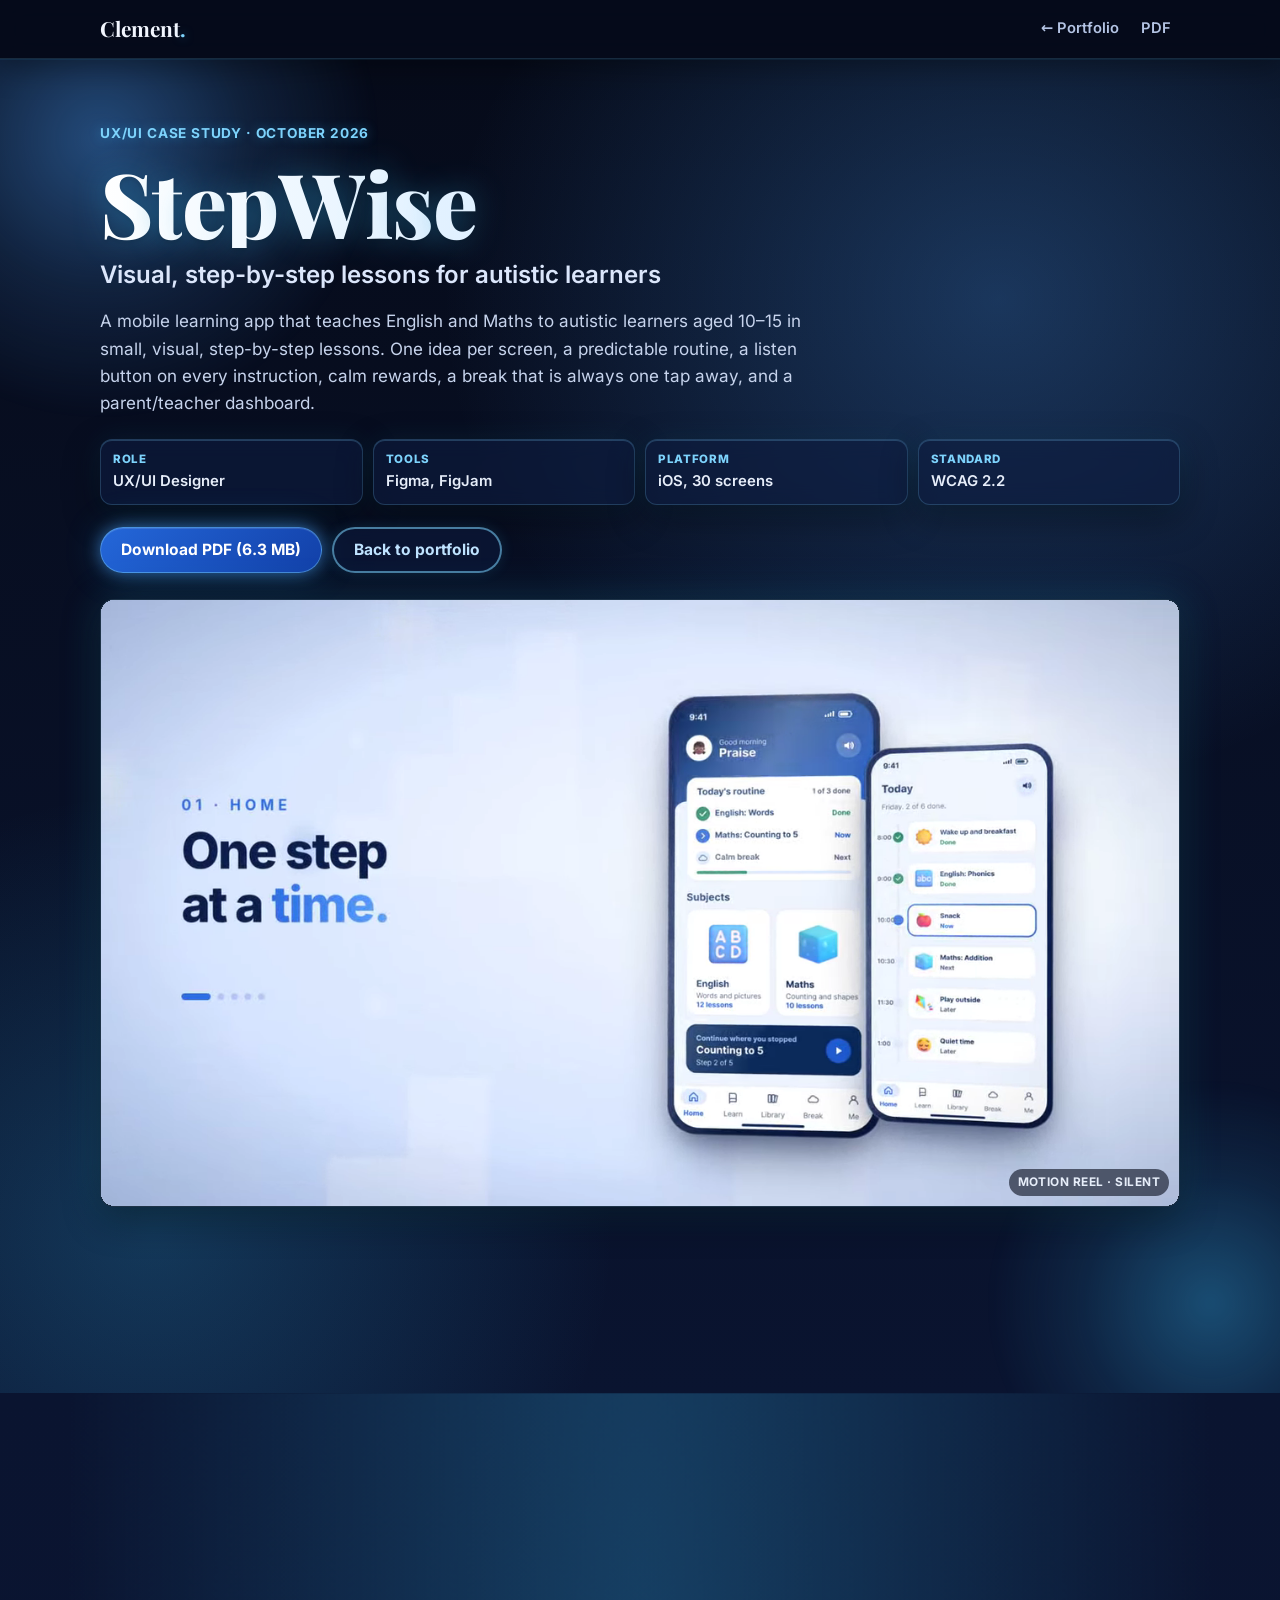
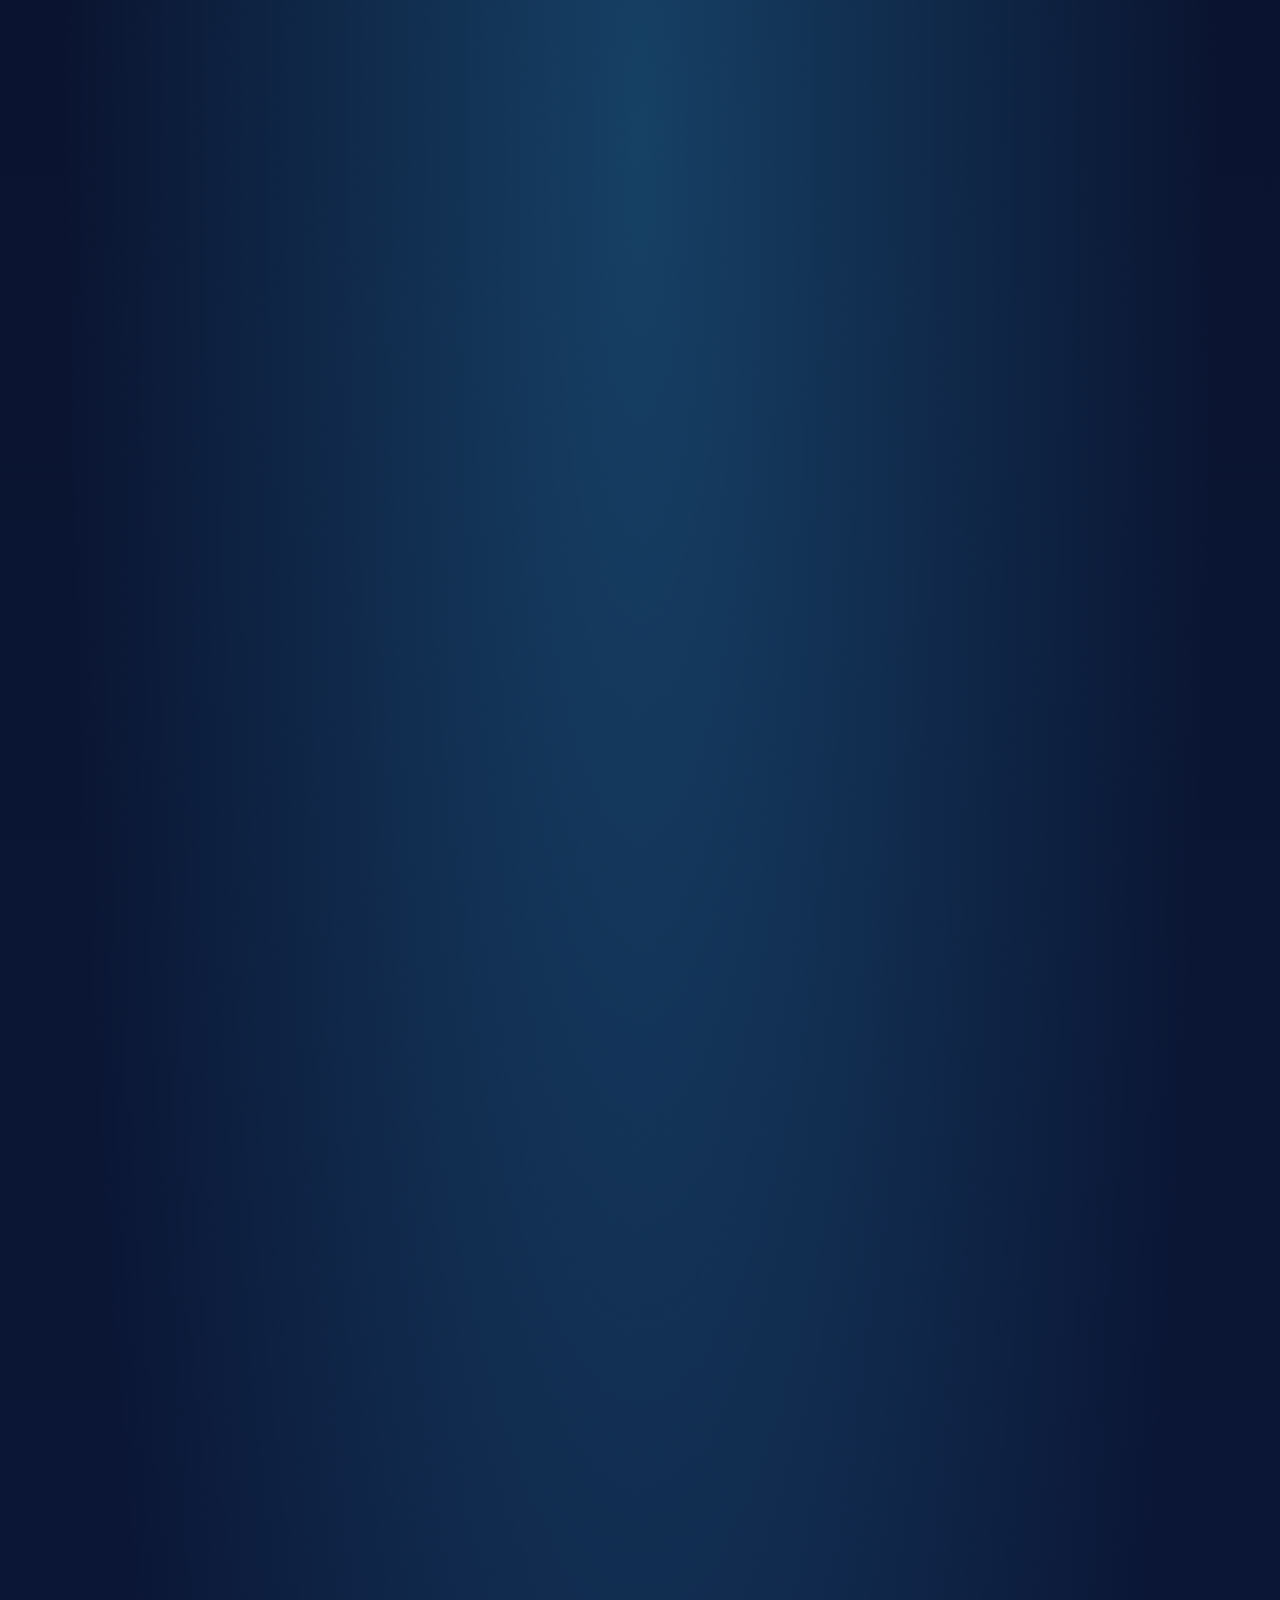
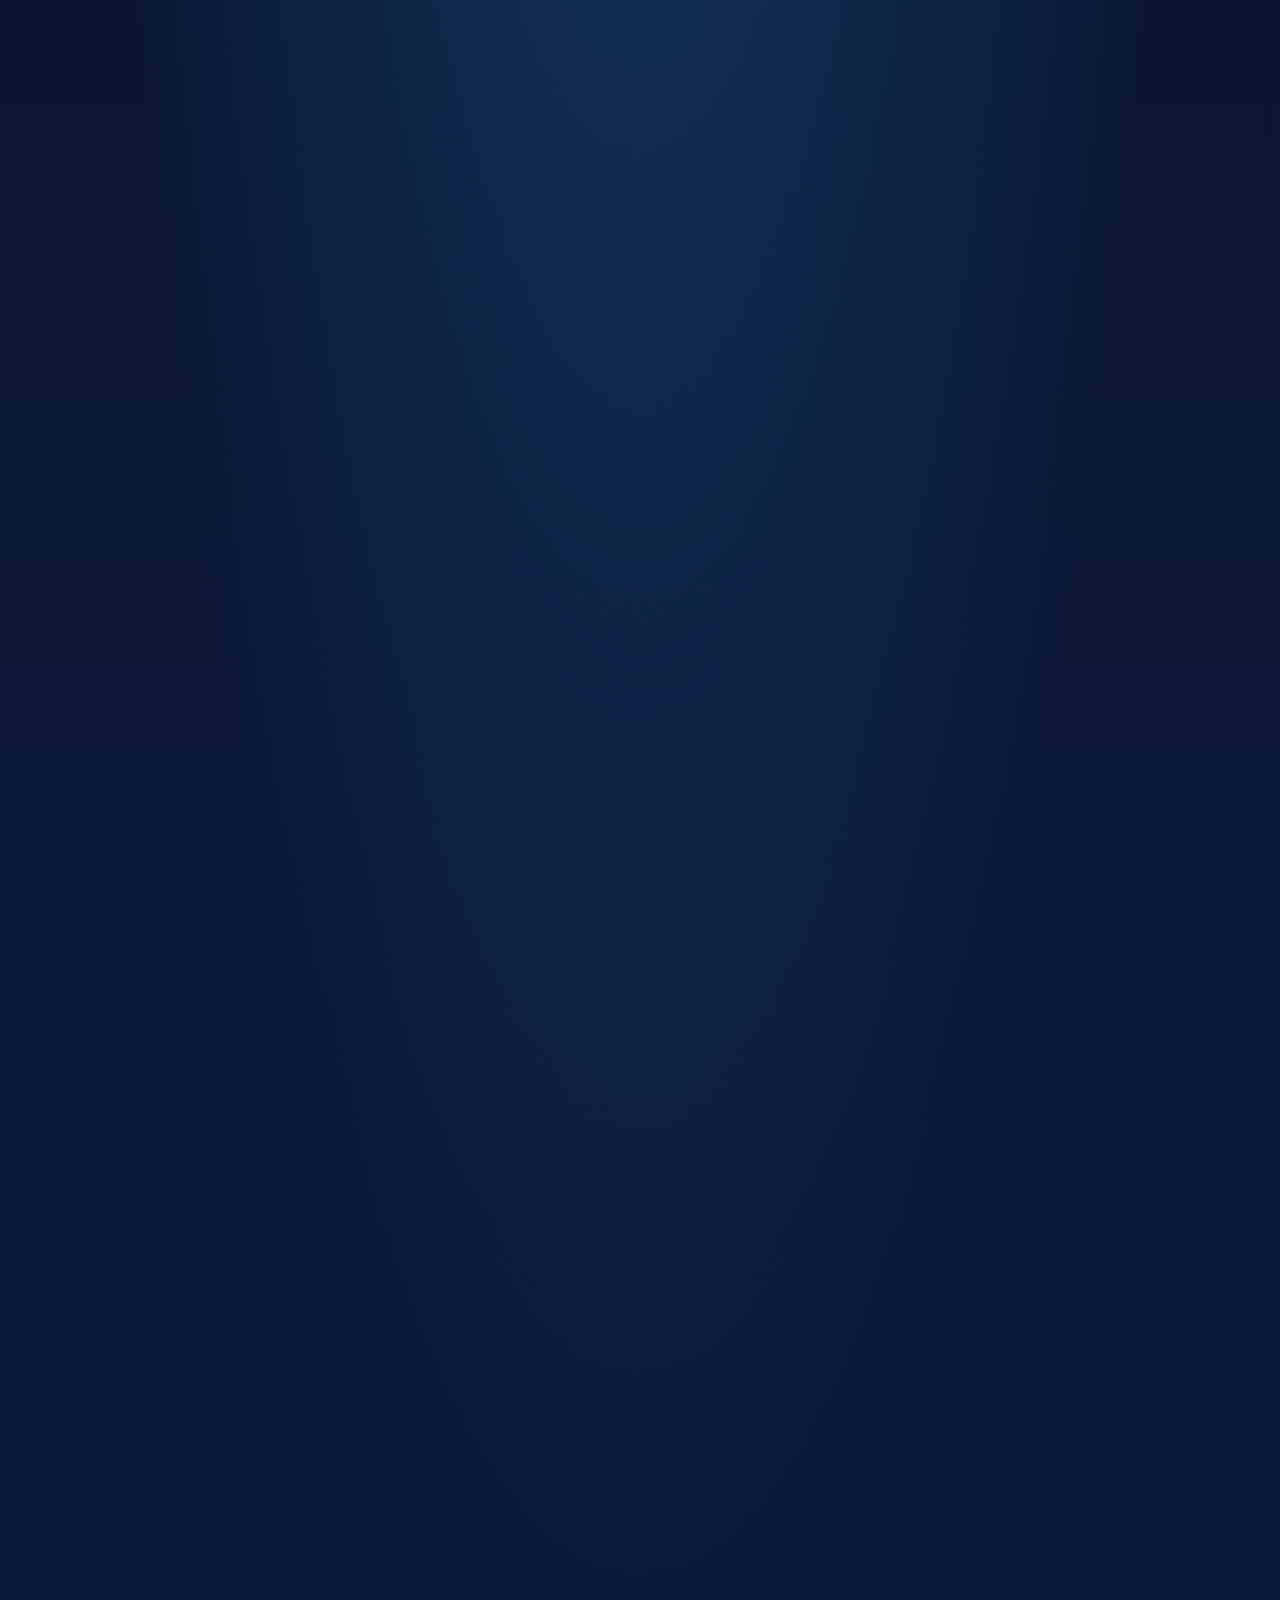
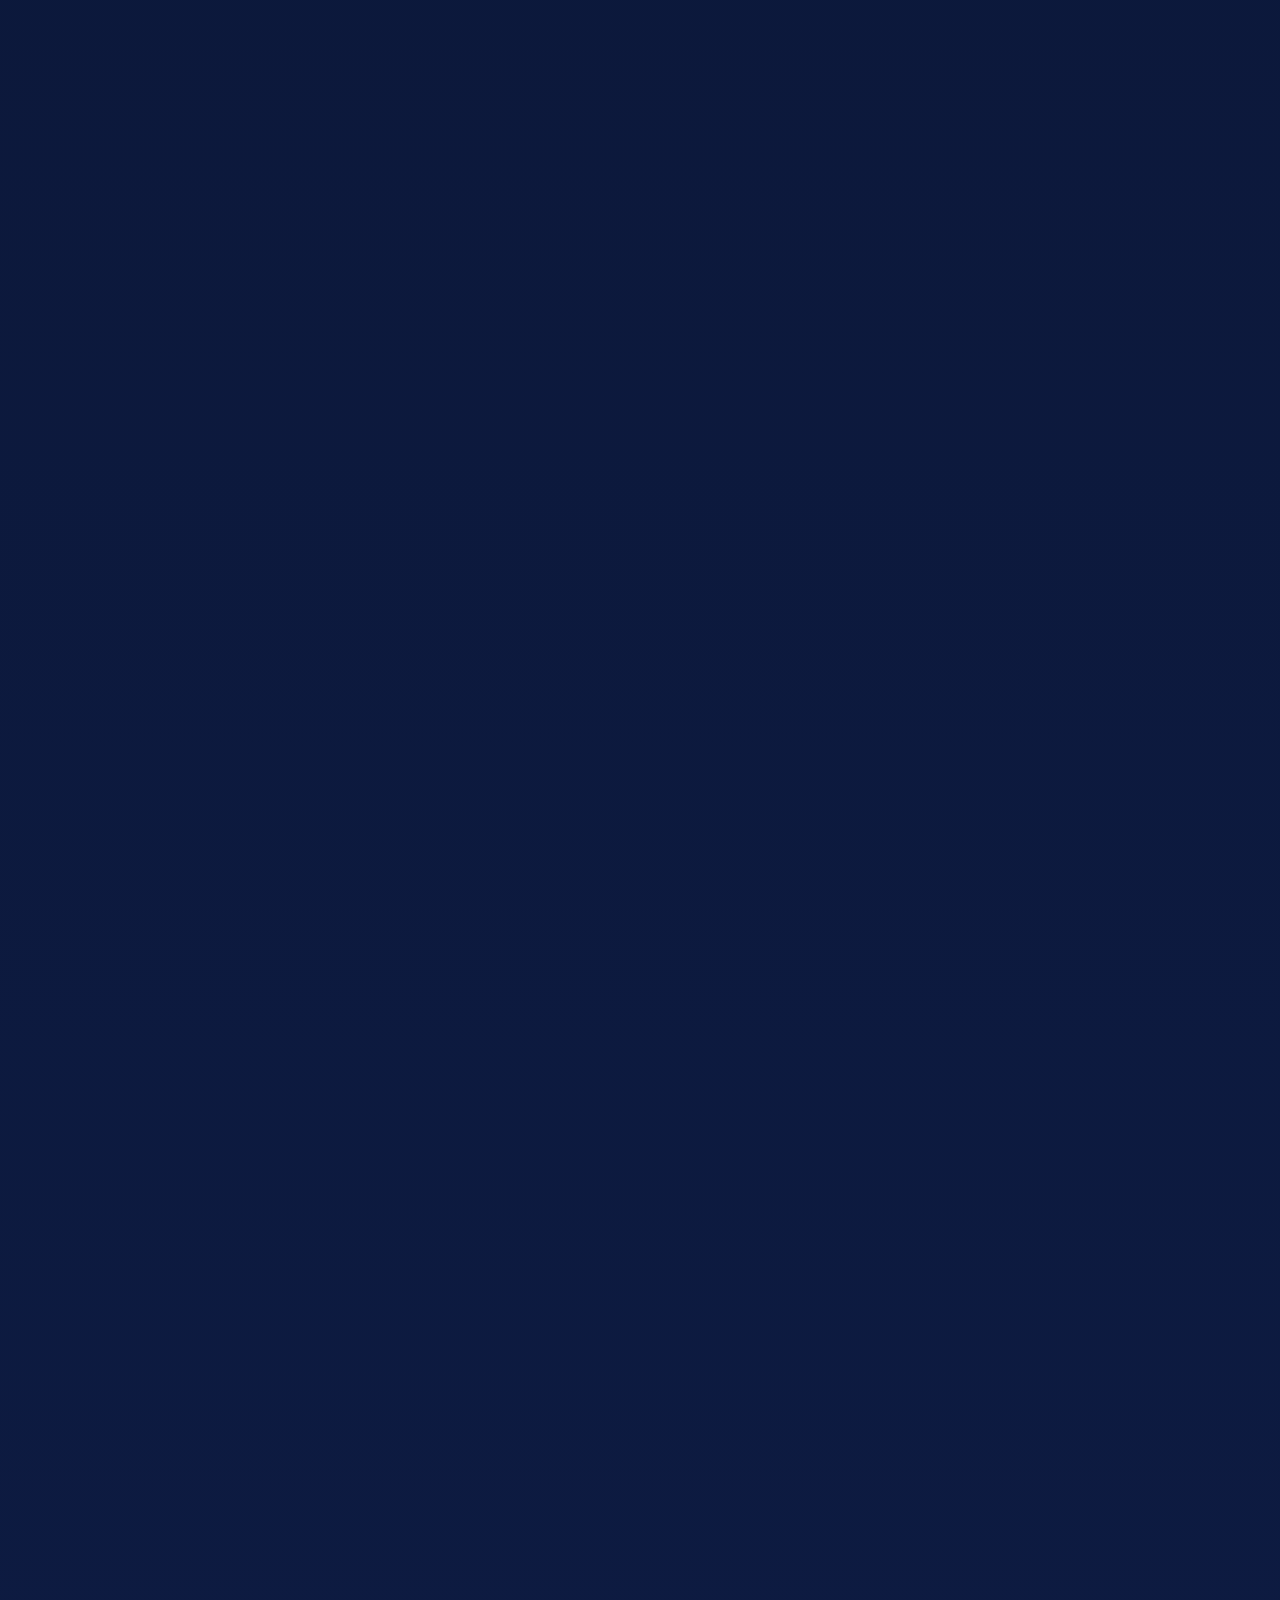
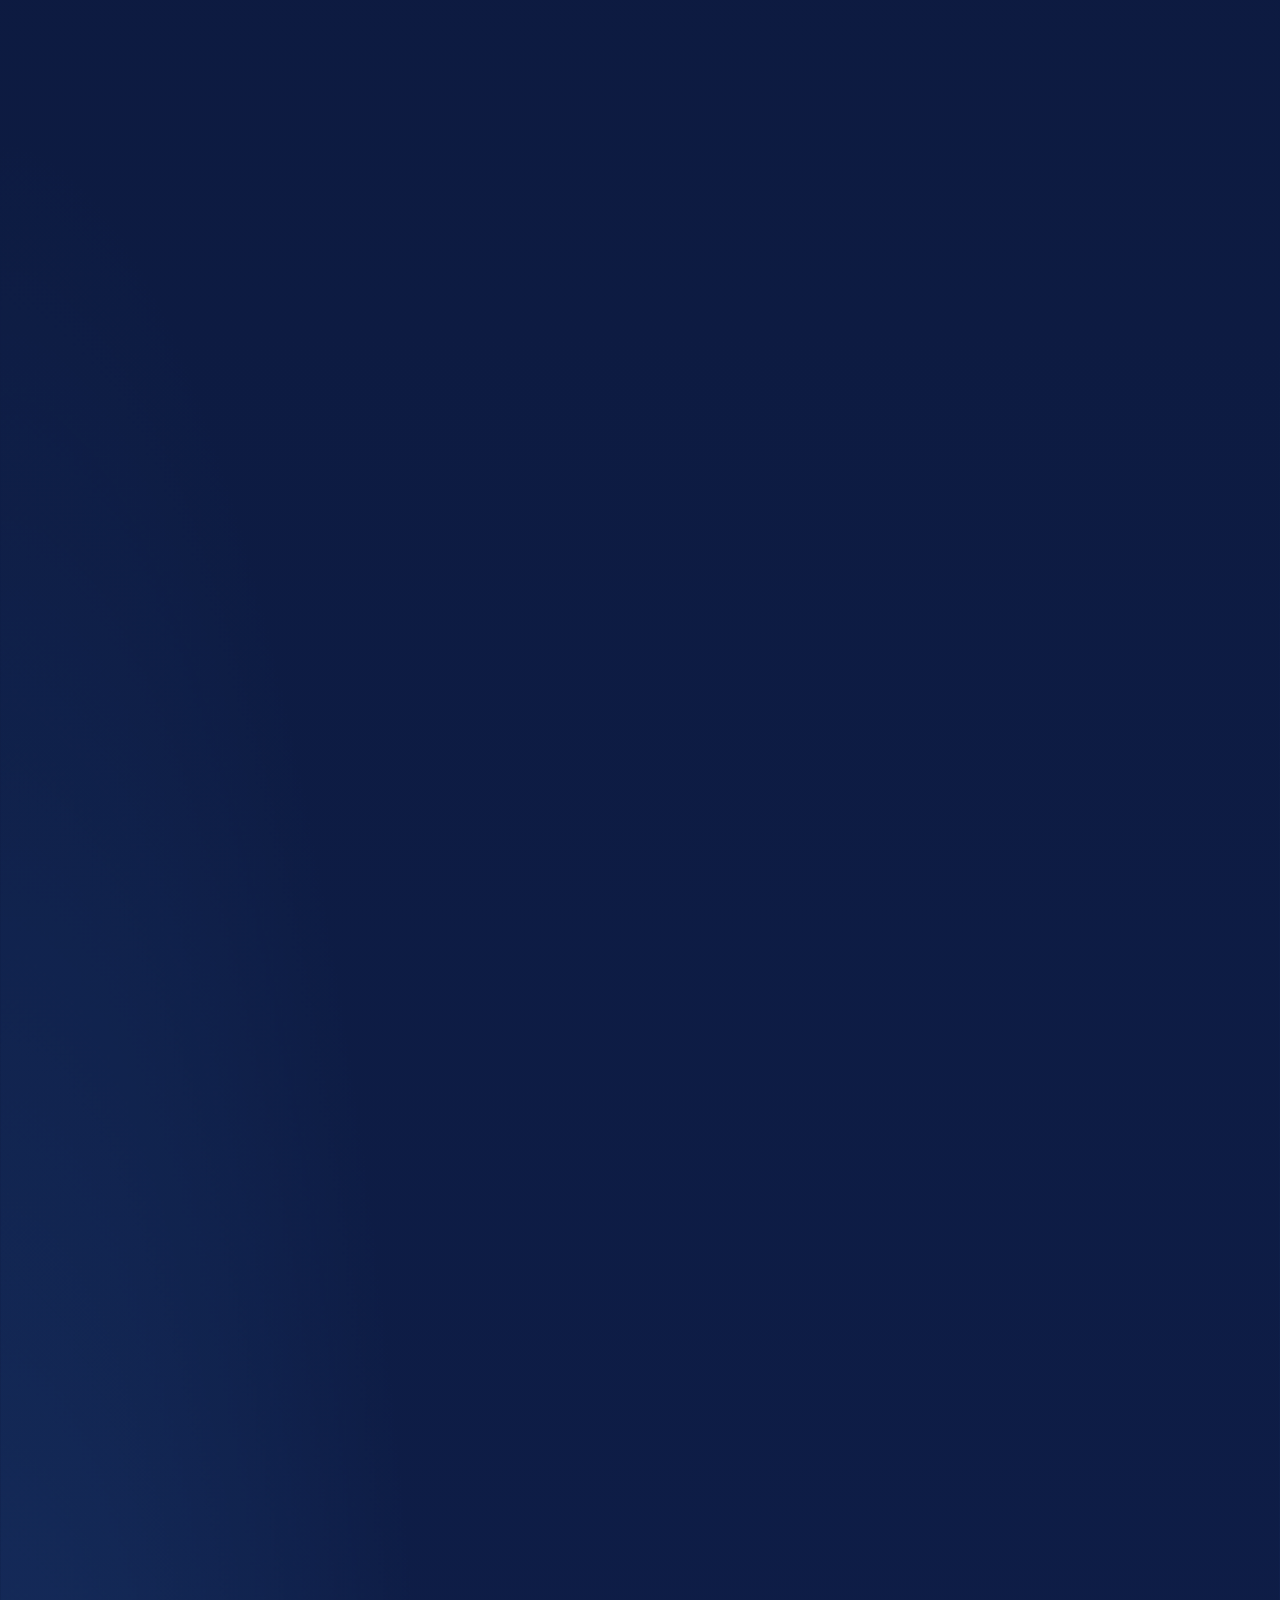
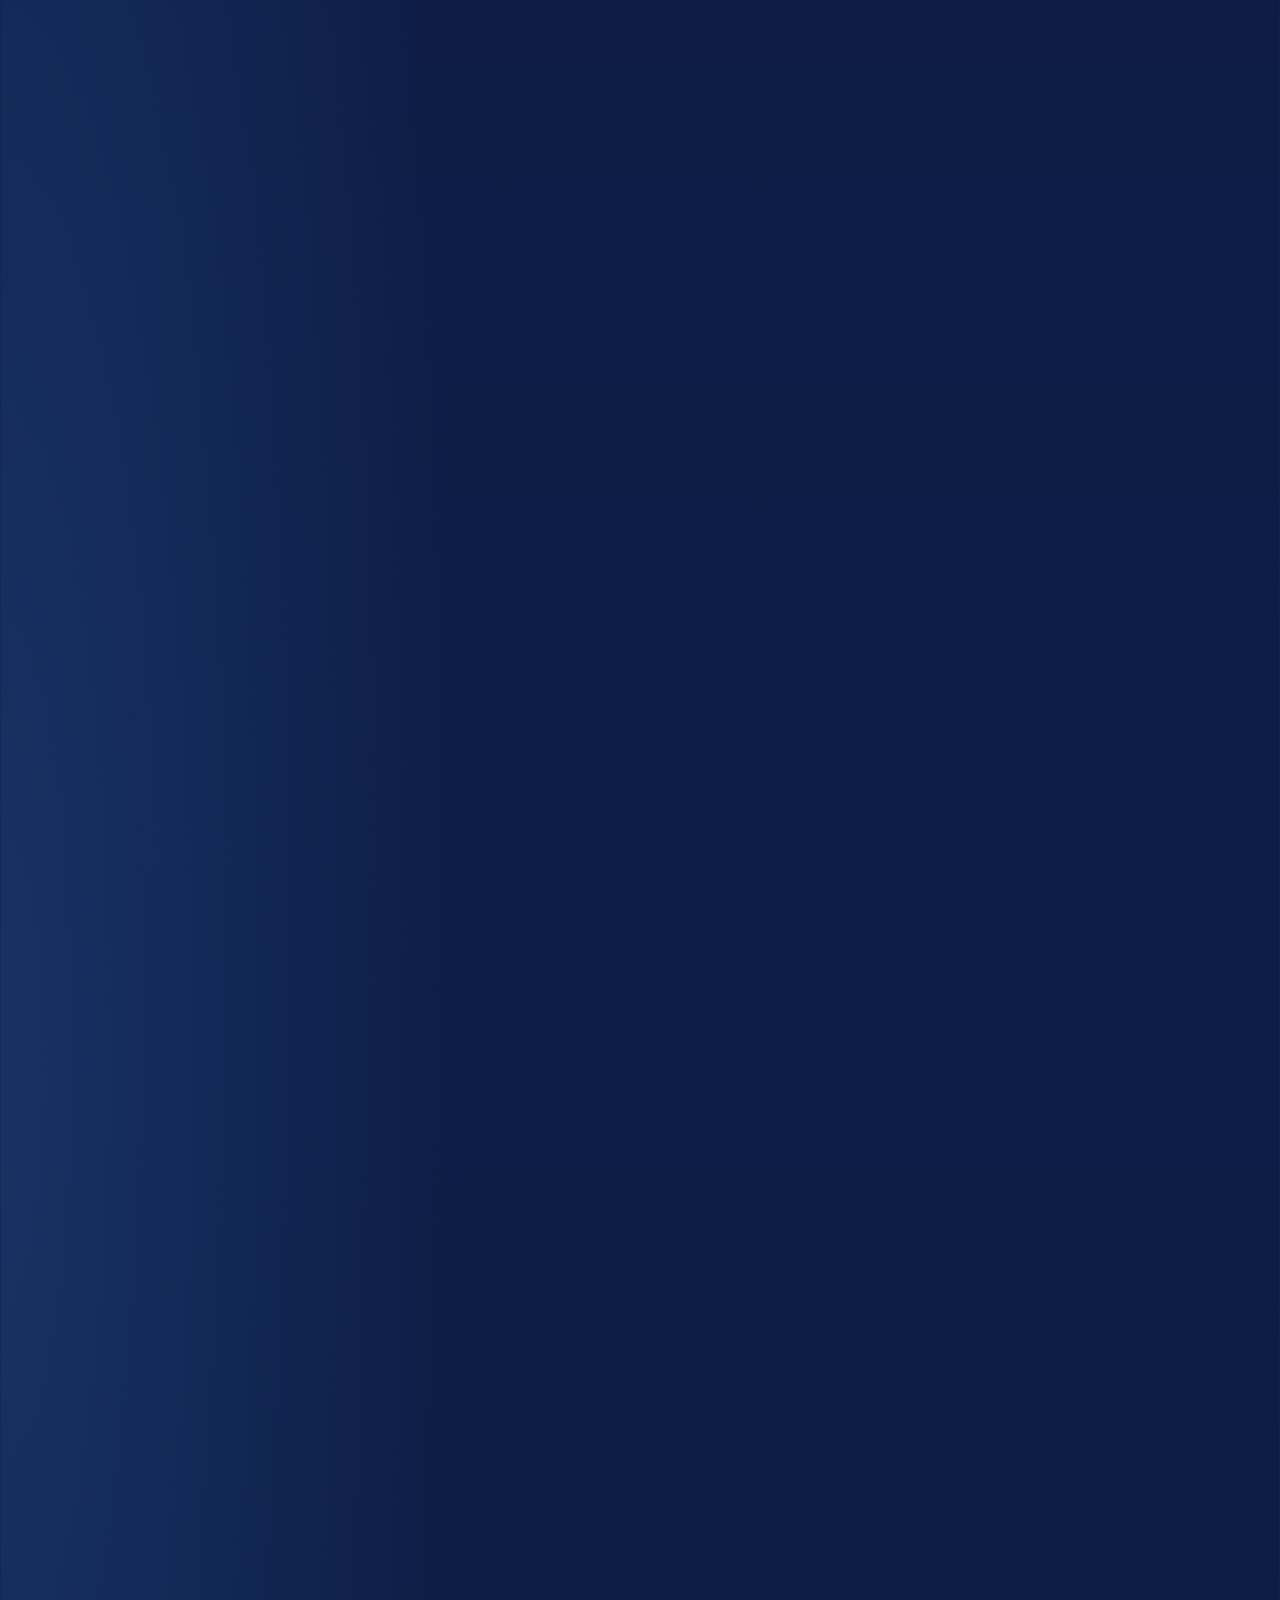
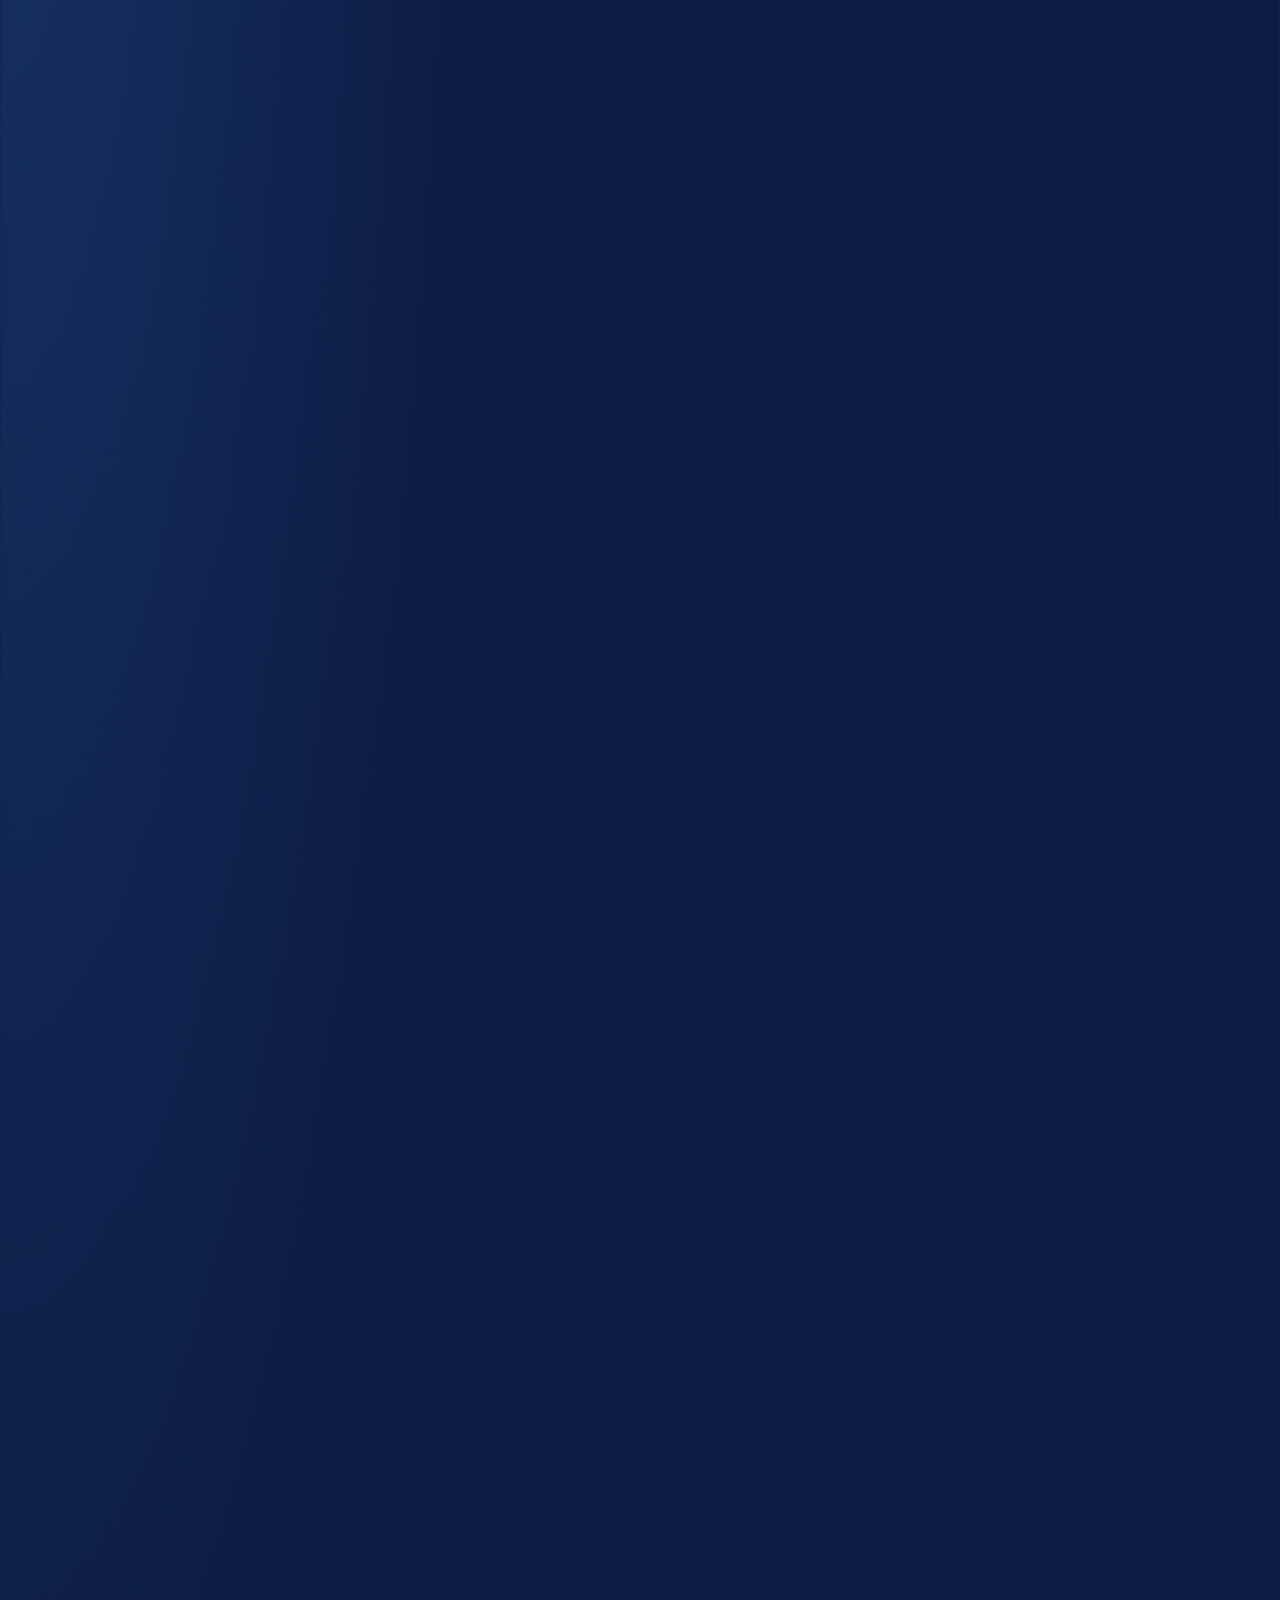
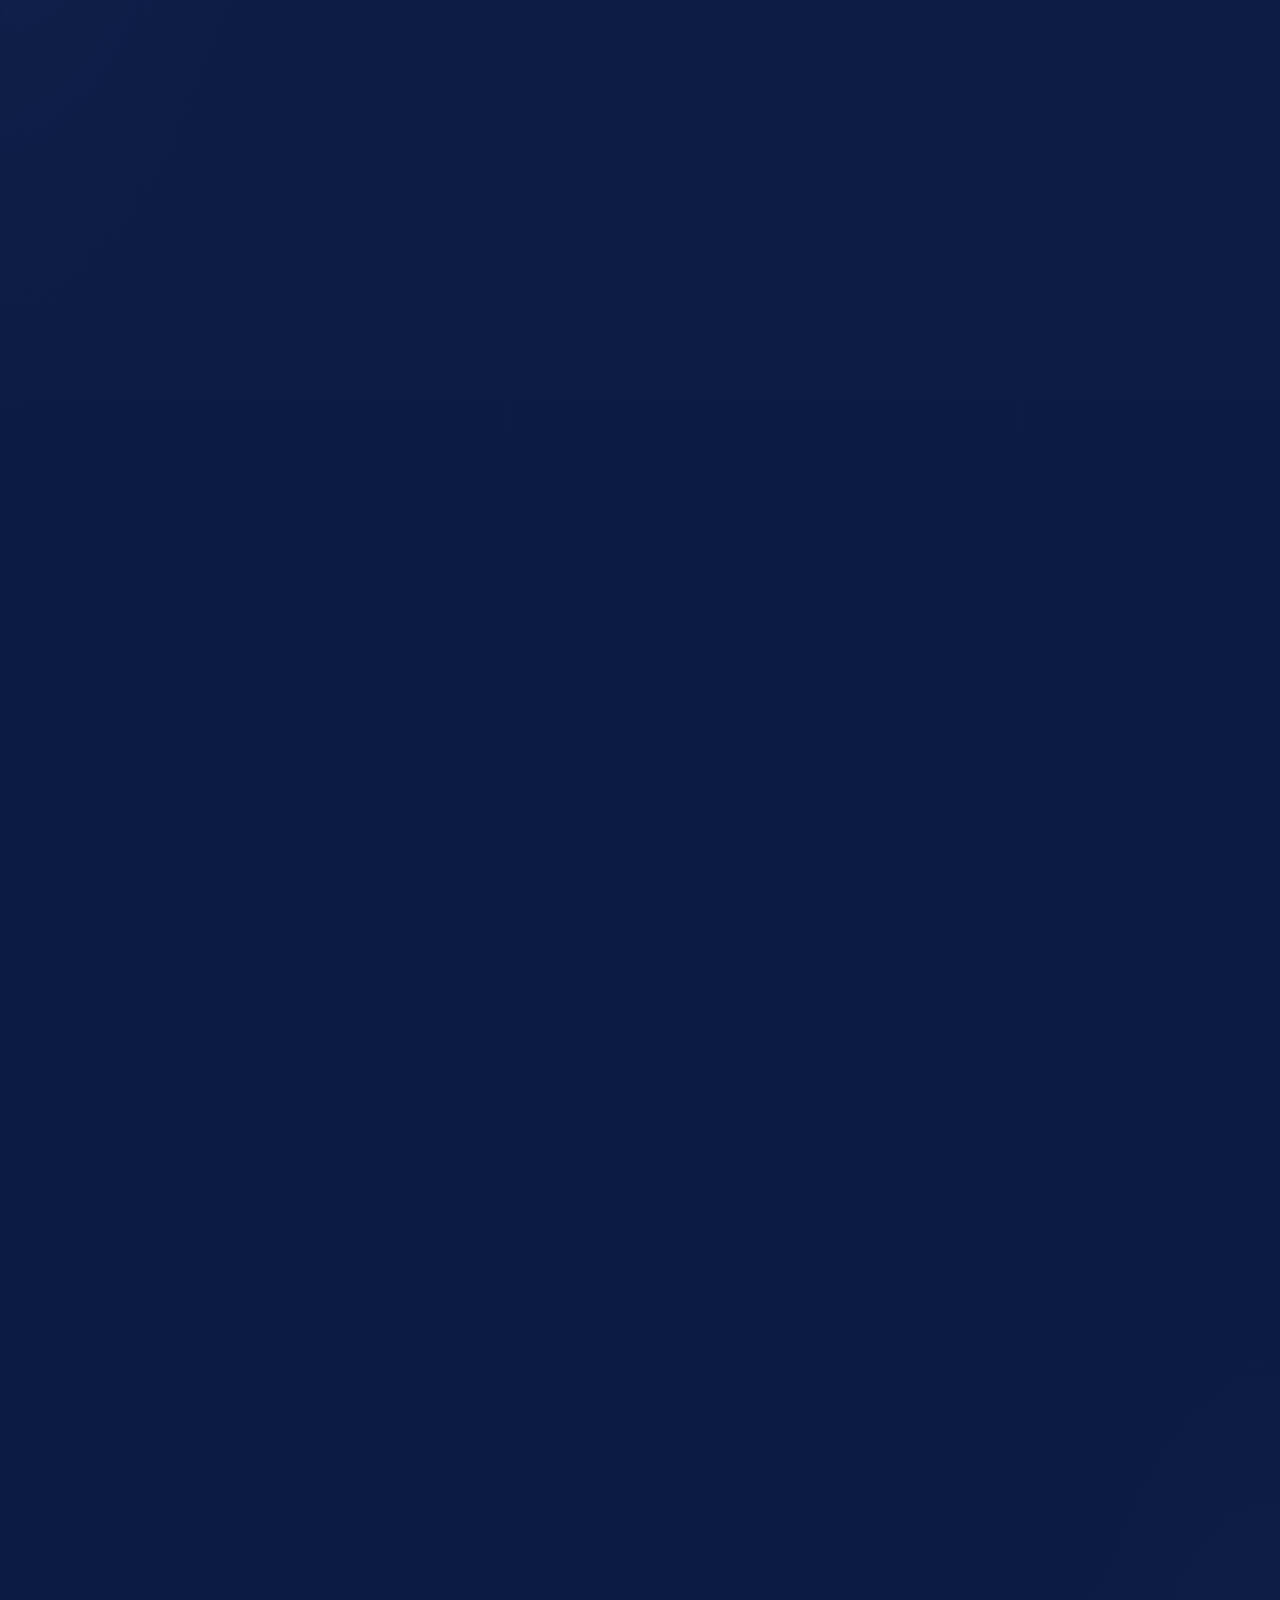
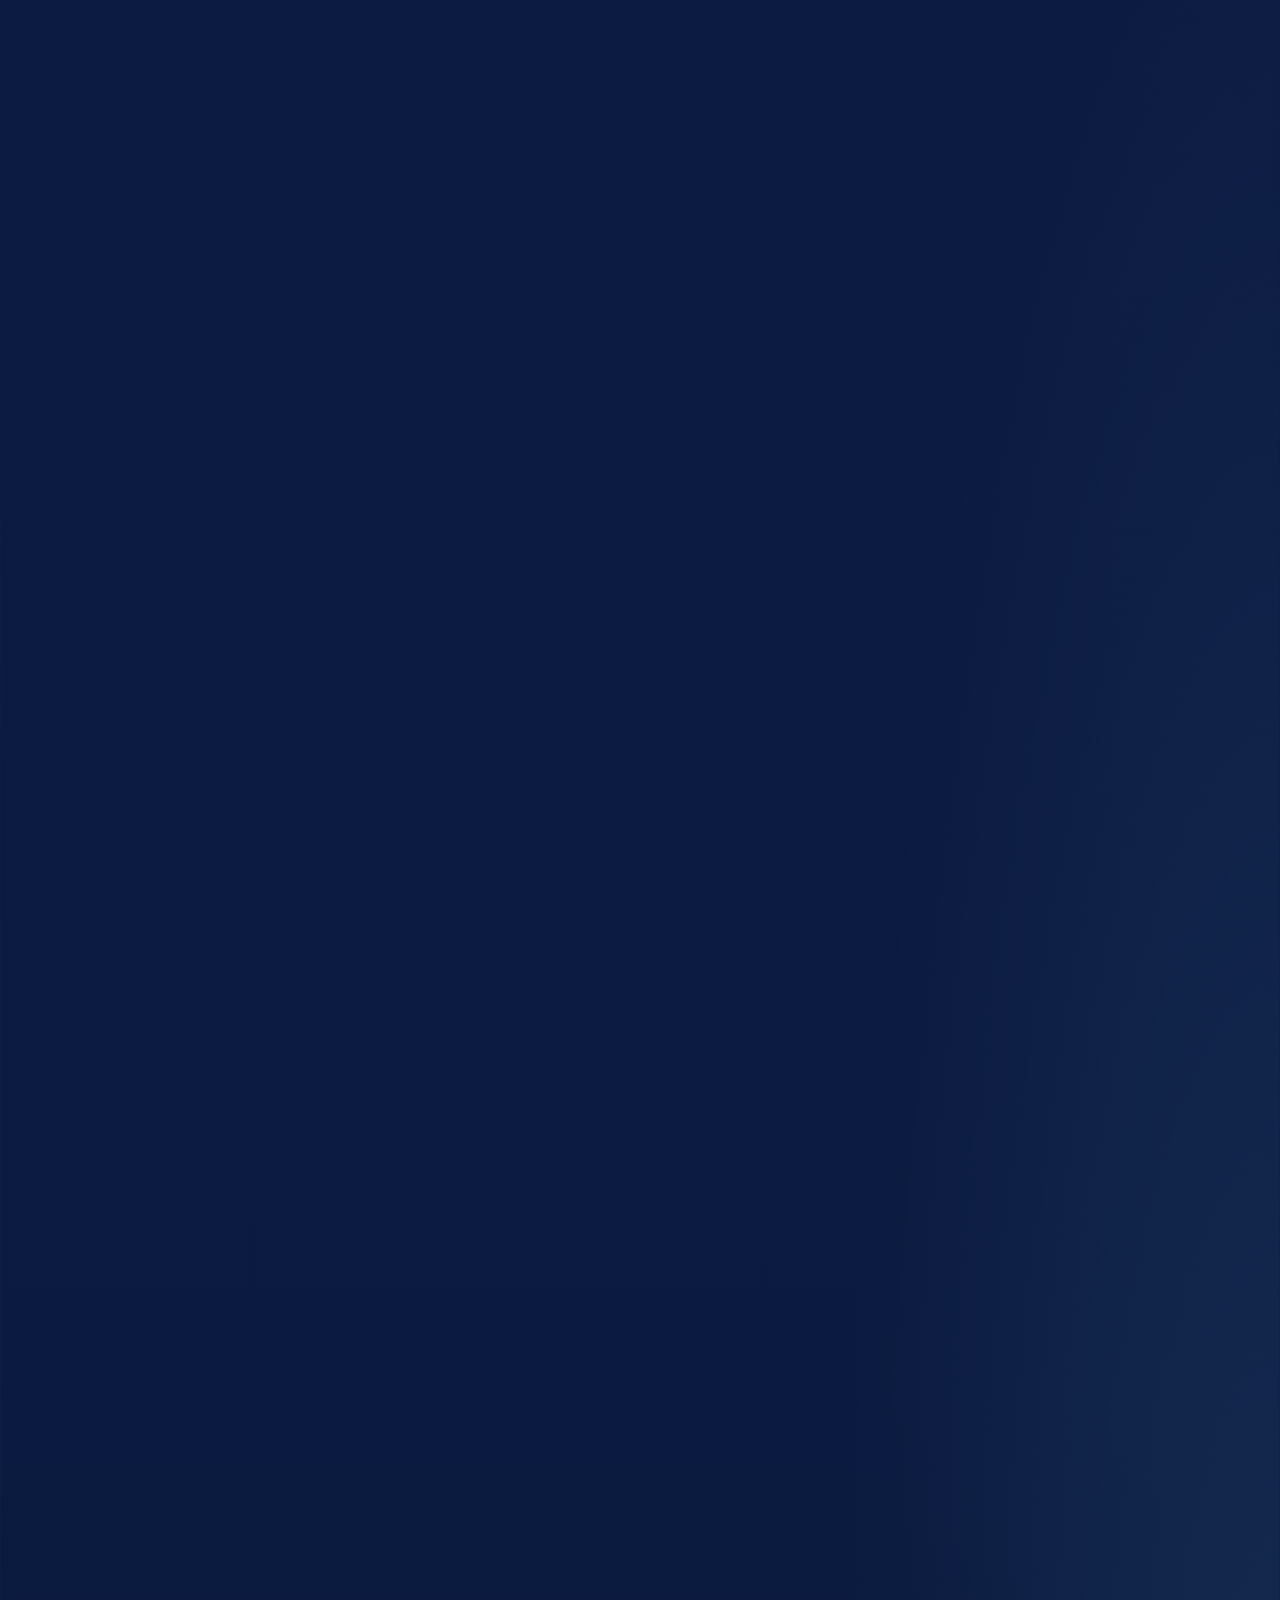
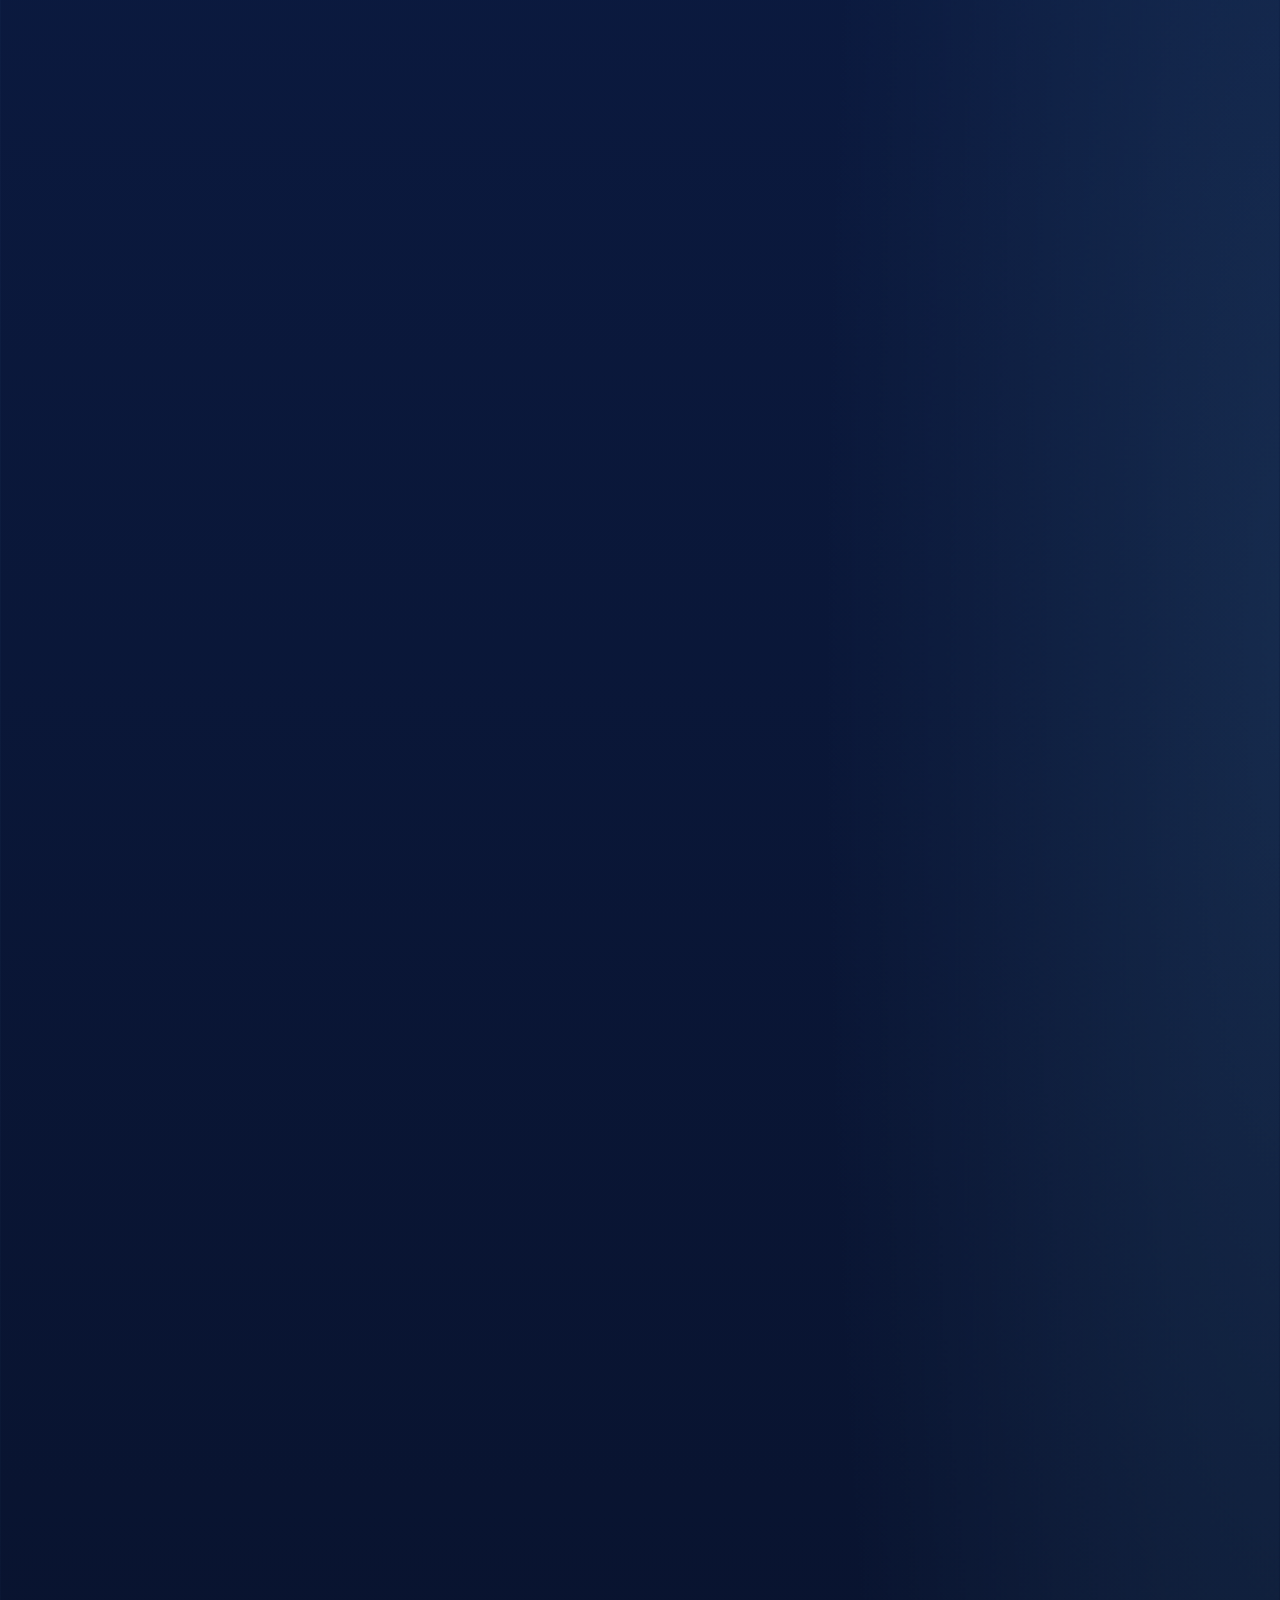
<file: stepwise/index.html>
<!doctype html>
<html lang="en">
<head>
  <meta charset="utf-8">
  <meta name="viewport" content="width=device-width, initial-scale=1">
  <title>StepWise: learning app for autistic learners &middot; UX/UI case study by Clement Olatunde</title>
  <meta name="description" content="UX/UI case study: StepWise, a mobile learning app that teaches English and Maths to autistic learners aged 10&ndash;15 in small, visual, step-by-step lessons. Designed in Figma by Clement Olatunde.">
  <meta property="og:title" content="StepWise &middot; UX/UI case study by Clement Olatunde">
  <meta property="og:description" content="Visual, step-by-step English and Maths lessons for autistic learners aged 10&ndash;15. 30 iOS screens, design system, WCAG 2.2 checklist.">
  <meta property="og:type" content="article">
  <meta property="og:url" content="https://clementolatunde.sites.tab.bot/stepwise/">
  <meta property="og:image" content="https://clementolatunde.sites.tab.bot/img/cs/stepwise-1200.jpg">
  <meta name="twitter:card" content="summary_large_image">
  <meta name="theme-color" content="#0b3a8c">
  <link rel="icon" href="data:image/svg+xml,%3Csvg xmlns='http://www.w3.org/2000/svg' viewBox='0 0 32 32'%3E%3Crect width='32' height='32' rx='7' fill='%230b3a8c'/%3E%3Ctext x='16' y='22' font-family='Arial' font-weight='700' font-size='15' fill='white' text-anchor='middle'%3ECO%3C/text%3E%3C/svg%3E">
  <link rel="preload" href="../fonts/PlayfairDisplay-latin.woff2" as="font" type="font/woff2" crossorigin>
  <link rel="preload" href="../fonts/Inter-400.woff2" as="font" type="font/woff2" crossorigin>
  <link rel="stylesheet" href="../styles.css">
  <link rel="stylesheet" href="stepwise.css">
  <script src="../motion.js"></script>
  <script src="../upgrades.js" defer></script>
  <script src="../headings.js" defer></script>
</head>
<body>
  <a class="skip" href="#main">Skip to content</a>
  <header class="topbar">
    <nav class="wrap nav" aria-label="Main">
      <a class="brand" href="../">Clement<span>.</span></a>
      <ul>
        <li><a href="../#ux">&larr; Portfolio</a></li>
        <li><a href="../files/StepWise-UX-Case-Study-Clement-Olatunde.pdf" download>PDF</a></li>
      </ul>
    </nav>
  </header>

  <main id="main">
    <section class="hero sw-hero">
      <div class="wrap">
        <p class="kicker">UX/UI case study &middot; October 2026</p>
        <h1>StepWise</h1>
        <p class="role">Visual, step-by-step lessons for autistic learners</p>
        <p class="lede">A mobile learning app that teaches English and Maths to autistic learners aged 10&ndash;15 in small, visual, step-by-step lessons. One idea per screen, a predictable routine, a listen button on every instruction, calm rewards, a break that is always one tap away, and a parent/teacher dashboard.</p>
        <dl class="sw-meta">
          <div><dt>Role</dt><dd>UX/UI Designer</dd></div>
          <div><dt>Tools</dt><dd>Figma, FigJam</dd></div>
          <div><dt>Platform</dt><dd>iOS, 30 screens</dd></div>
          <div><dt>Standard</dt><dd>WCAG 2.2</dd></div>
        </dl>
        <div class="cta">
          <a class="btn btn-primary" href="../files/StepWise-UX-Case-Study-Clement-Olatunde.pdf" download>Download PDF (6.3 MB)</a>
          <a class="btn btn-ghost" href="../#ux">Back to portfolio</a>
        </div>
        <div class="sw-reel">
          <video class="reel" muted loop playsinline preload="none" poster="../media/stepwise-loop-poster.jpg" width="1280" height="720" aria-label="StepWise motion reel, silent"><source data-src="../media/stepwise-loop.mp4" type="video/mp4"><source data-src="../media/stepwise-loop.webm" type="video/webm"></video>
          <p class="reel-note">Motion reel &middot; silent</p>
        </div>
        <aside class="sw-note" aria-label="About this case study">
          <p><strong>Honest scope.</strong> Research is secondary research with sources. Personas are proto-personas (assumption-based). The usability test is planned and described, not claimed.</p>
          <p><strong>Imagery is human-made only:</strong> Microsoft Fluent 3D objects (MIT), Storyset scenes and real animal photographs from Wikimedia Commons. No AI-generated imagery.</p>
        </aside>
      </div>
    </section>

    <section class="sw-boards" aria-label="Case study boards">
      <div class="wrap sw-wrap">
        <p class="sw-hint">18 boards, in order. Tap any board to open it full size.</p>
        <figure class="sw-board" id="b01">
          <a href="img/01-cover-1920.jpg" aria-label="Open board 01, Cover, full size">
            <img src="img/01-cover-1280.jpg" srcset="img/01-cover-720.jpg 720w, img/01-cover-1280.jpg 1280w, img/01-cover-1920.jpg 1920w" sizes="(min-width: 1120px) 1080px, 100vw" width="1920" height="1200" alt="StepWise case study board 01: Cover">
          </a>
          <figcaption><span class="sw-num">01</span> <strong>Cover</strong></figcaption>
        </figure>
        <figure class="sw-board" id="b02">
          <a href="img/02-overview-1920.jpg" aria-label="Open board 02, Overview, full size">
            <img src="img/02-overview-1280.jpg" srcset="img/02-overview-720.jpg 720w, img/02-overview-1280.jpg 1280w, img/02-overview-1920.jpg 1920w" sizes="(min-width: 1120px) 1080px, 100vw" width="1920" height="1383" alt="StepWise case study board 02: Overview" loading="lazy" decoding="async">
          </a>
          <figcaption><span class="sw-num">02</span> <strong>Overview</strong><span class="sw-cap">30 high-fidelity iOS screens (390&times;844) in Figma, plus a design system and an accessibility checklist against WCAG 2.2.</span></figcaption>
        </figure>
        <figure class="sw-board" id="b03">
          <a href="img/03-problem-1920.jpg" aria-label="Open board 03, The problem, full size">
            <img src="img/03-problem-1280.jpg" srcset="img/03-problem-720.jpg 720w, img/03-problem-1280.jpg 1280w, img/03-problem-1920.jpg 1920w" sizes="(min-width: 1120px) 1080px, 100vw" width="1920" height="1765" alt="StepWise case study board 03: The problem" loading="lazy" decoding="async">
          </a>
          <figcaption><span class="sw-num">03</span> <strong>The problem</strong><span class="sw-cap">Most learning apps are designed to excite: bright palettes, confetti, autoplaying sound, dense text and a different layout on every screen. Published guidance on designing for autistic users (WHO, W3C COGA, TEACCH) says the opposite is needed: simple colours, plain language, visual structure, predictability and a way to withdraw when overwhelmed. Why it matters in Nigeria: the WHO estimates about 1 in 127 people worldwide are autistic, and Nigerian studies (Bakare 2019; Oduyemi 2021, a survey of 230 Lagos parents) report late diagnosis, stigma and poor access to care.</span></figcaption>
        </figure>
        <figure class="sw-board" id="b04">
          <a href="img/04-principles-1920.jpg" aria-label="Open board 04, Goals and design principles, full size">
            <img src="img/04-principles-1280.jpg" srcset="img/04-principles-720.jpg 720w, img/04-principles-1280.jpg 1280w, img/04-principles-1920.jpg 1920w" sizes="(min-width: 1120px) 1080px, 100vw" width="1920" height="1247" alt="StepWise case study board 04: Goals and design principles" loading="lazy" decoding="async">
          </a>
          <figcaption><span class="sw-num">04</span> <strong>Goals and design principles</strong><span class="sw-cap">Six rules every screen had to obey: one idea per screen; a predictable routine; listen, everywhere; show the steps (&ldquo;Step 2 of 5&rdquo;); calm rewards; a break is always allowed.</span></figcaption>
        </figure>
        <figure class="sw-board" id="b05">
          <a href="img/05-research-1920.jpg" aria-label="Open board 05, Research insights (secondary research), full size">
            <img src="img/05-research-1280.jpg" srcset="img/05-research-720.jpg 720w, img/05-research-1280.jpg 1280w, img/05-research-1920.jpg 1920w" sizes="(min-width: 1120px) 1080px, 100vw" width="1920" height="2423" alt="StepWise case study board 05: Research insights (secondary research)" loading="lazy" decoding="async">
          </a>
          <figcaption><span class="sw-num">05</span> <strong>Research insights (secondary research)</strong><span class="sw-cap">Insights from published sources, each one cited. A usability test is planned, not yet run.</span></figcaption>
        </figure>
        <figure class="sw-board" id="b06">
          <a href="img/06-personas-1920.jpg" aria-label="Open board 06, Proto-personas, full size">
            <img src="img/06-personas-1280.jpg" srcset="img/06-personas-720.jpg 720w, img/06-personas-1280.jpg 1280w, img/06-personas-1920.jpg 1920w" sizes="(min-width: 1120px) 1080px, 100vw" width="1920" height="1400" alt="StepWise case study board 06: Proto-personas" loading="lazy" decoding="async">
          </a>
          <figcaption><span class="sw-num">06</span> <strong>Proto-personas</strong><span class="sw-cap">Praise, 12, an autistic learner in Nigeria, and Mrs Bello, a parent/teacher. Assumption-based personas, to be tested with real users.</span></figcaption>
        </figure>
        <figure class="sw-board" id="b07">
          <a href="img/07-user-flow-1920.jpg" aria-label="Open board 07, User journey and flow, full size">
            <img src="img/07-user-flow-1280.jpg" srcset="img/07-user-flow-720.jpg 720w, img/07-user-flow-1280.jpg 1280w, img/07-user-flow-1920.jpg 1920w" sizes="(min-width: 1120px) 1080px, 100vw" width="1920" height="1822" alt="StepWise case study board 07: User journey and flow" loading="lazy" decoding="async">
          </a>
          <figcaption><span class="sw-num">07</span> <strong>User journey and flow</strong><span class="sw-cap">The first-session flow, with a break/escape loop always available.</span></figcaption>
        </figure>
        <figure class="sw-board" id="b08">
          <a href="img/08-information-architecture-1920.jpg" aria-label="Open board 08, Information architecture, full size">
            <img src="img/08-information-architecture-1280.jpg" srcset="img/08-information-architecture-720.jpg 720w, img/08-information-architecture-1280.jpg 1280w, img/08-information-architecture-1920.jpg 1920w" sizes="(min-width: 1120px) 1080px, 100vw" width="1920" height="1544" alt="StepWise case study board 08: Information architecture" loading="lazy" decoding="async">
          </a>
          <figcaption><span class="sw-num">08</span> <strong>Information architecture</strong><span class="sw-cap">Five tabs (Home, Learn, Library, Break, Me) plus a parent/teacher dashboard.</span></figcaption>
        </figure>
        <figure class="sw-board" id="b09">
          <a href="img/09-wireframes-1920.jpg" aria-label="Open board 09, Wireframes, full size">
            <img src="img/09-wireframes-1280.jpg" srcset="img/09-wireframes-720.jpg 720w, img/09-wireframes-1280.jpg 1280w, img/09-wireframes-1920.jpg 1920w" sizes="(min-width: 1120px) 1080px, 100vw" width="1920" height="1401" alt="StepWise case study board 09: Wireframes" loading="lazy" decoding="async">
          </a>
          <figcaption><span class="sw-num">09</span> <strong>Wireframes</strong><span class="sw-cap">Greyscale lo-fi versions of five key screens, with the decisions they tested.</span></figcaption>
        </figure>
        <figure class="sw-board" id="b10">
          <a href="img/10-design-system-1920.jpg" aria-label="Open board 10, Design system, full size">
            <img src="img/10-design-system-1280.jpg" srcset="img/10-design-system-720.jpg 720w, img/10-design-system-1280.jpg 1280w, img/10-design-system-1920.jpg 1920w" sizes="(min-width: 1120px) 1080px, 100vw" width="1920" height="1686" alt="StepWise case study board 10: Design system" loading="lazy" decoding="async">
          </a>
          <figcaption><span class="sw-num">10</span> <strong>Design system</strong><span class="sw-cap">Blue palette, Inter type scale, 56&nbsp;px buttons, 20&nbsp;px cards and a step bar.</span></figcaption>
        </figure>
        <figure class="sw-board" id="b11">
          <a href="img/11-english-screens-1920.jpg" aria-label="Open board 11, Key screens: English, full size">
            <img src="img/11-english-screens-1280.jpg" srcset="img/11-english-screens-720.jpg 720w, img/11-english-screens-1280.jpg 1280w, img/11-english-screens-1920.jpg 1920w" sizes="(min-width: 1120px) 1080px, 100vw" width="1920" height="1340" alt="StepWise case study board 11: Key screens: English" loading="lazy" decoding="async">
          </a>
          <figcaption><span class="sw-num">11</span> <strong>Key screens: English</strong><span class="sw-cap">Phonics, word + picture, build a sentence, picture story and quiz.</span></figcaption>
        </figure>
        <figure class="sw-board" id="b12">
          <a href="img/12-maths-screens-1920.jpg" aria-label="Open board 12, Key screens: Maths, full size">
            <img src="img/12-maths-screens-1280.jpg" srcset="img/12-maths-screens-720.jpg 720w, img/12-maths-screens-1280.jpg 1280w, img/12-maths-screens-1920.jpg 1920w" sizes="(min-width: 1120px) 1080px, 100vw" width="1920" height="1340" alt="StepWise case study board 12: Key screens: Maths" loading="lazy" decoding="async">
          </a>
          <figcaption><span class="sw-num">12</span> <strong>Key screens: Maths</strong><span class="sw-cap">Counting, + &minus; &times; &divide;, brackets, fractions and quiz.</span></figcaption>
        </figure>
        <figure class="sw-board" id="b13">
          <a href="img/13-routine-screens-1920.jpg" aria-label="Open board 13, Key screens: routine, rewards and regulation, full size">
            <img src="img/13-routine-screens-1280.jpg" srcset="img/13-routine-screens-720.jpg 720w, img/13-routine-screens-1280.jpg 1280w, img/13-routine-screens-1920.jpg 1920w" sizes="(min-width: 1120px) 1080px, 100vw" width="1920" height="1421" alt="StepWise case study board 13: Key screens: routine, rewards and regulation" loading="lazy" decoding="async">
          </a>
          <figcaption><span class="sw-num">13</span> <strong>Key screens: routine, rewards and regulation</strong><span class="sw-cap">Daily schedule, calm rewards, progress and badges, and the calm break.</span></figcaption>
        </figure>
        <figure class="sw-board" id="b14">
          <a href="img/14-adult-screens-1920.jpg" aria-label="Open board 14, Key screens: parents, teachers and settings, full size">
            <img src="img/14-adult-screens-1280.jpg" srcset="img/14-adult-screens-720.jpg 720w, img/14-adult-screens-1280.jpg 1280w, img/14-adult-screens-1920.jpg 1920w" sizes="(min-width: 1120px) 1080px, 100vw" width="1920" height="1421" alt="StepWise case study board 14: Key screens: parents, teachers and settings" loading="lazy" decoding="async">
          </a>
          <figcaption><span class="sw-num">14</span> <strong>Key screens: parents, teachers and settings</strong><span class="sw-cap">The parent/teacher dashboard, settings and accessibility, and subscription.</span></figcaption>
        </figure>
        <figure class="sw-board" id="b15">
          <a href="img/15-accessibility-1920.jpg" aria-label="Open board 15, Accessibility, full size">
            <img src="img/15-accessibility-1280.jpg" srcset="img/15-accessibility-720.jpg 720w, img/15-accessibility-1280.jpg 1280w, img/15-accessibility-1920.jpg 1920w" sizes="(min-width: 1120px) 1080px, 100vw" width="1920" height="1749" alt="StepWise case study board 15: Accessibility" loading="lazy" decoding="async">
          </a>
          <figcaption><span class="sw-num">15</span> <strong>Accessibility</strong><span class="sw-cap">A WCAG 2.2 checklist: contrast ratios measured from the app&rsquo;s real colour tokens, tap targets, motion and language.</span></figcaption>
        </figure>
        <figure class="sw-board" id="b16">
          <a href="img/16-outcome-next-steps-1920.jpg" aria-label="Open board 16, Outcome and next steps, full size">
            <img src="img/16-outcome-next-steps-1280.jpg" srcset="img/16-outcome-next-steps-720.jpg 720w, img/16-outcome-next-steps-1280.jpg 1280w, img/16-outcome-next-steps-1920.jpg 1920w" sizes="(min-width: 1120px) 1080px, 100vw" width="1920" height="1342" alt="StepWise case study board 16: Outcome and next steps" loading="lazy" decoding="async">
          </a>
          <figcaption><span class="sw-num">16</span> <strong>Outcome and next steps</strong><span class="sw-cap">Delivered: 30 screens, a design system and an accessibility checklist. Planned next: a usability test, a motion prototype and local-language audio.</span></figcaption>
        </figure>
        <figure class="sw-board" id="b17">
          <a href="img/17-sources-credits-1920.jpg" aria-label="Open board 17, Sources and credits, full size">
            <img src="img/17-sources-credits-1280.jpg" srcset="img/17-sources-credits-720.jpg 720w, img/17-sources-credits-1280.jpg 1280w, img/17-sources-credits-1920.jpg 1920w" sizes="(min-width: 1120px) 1080px, 100vw" width="1920" height="1562" alt="StepWise case study board 17: Sources and credits" loading="lazy" decoding="async">
          </a>
          <figcaption><span class="sw-num">17</span> <strong>Sources and credits</strong><span class="sw-cap">Every source cited, plus illustration and photo credits.</span></figcaption>
        </figure>
        <figure class="sw-board" id="b18">
          <a href="img/18-thank-you-1920.jpg" aria-label="Open board 18, Thank you, full size">
            <img src="img/18-thank-you-1280.jpg" srcset="img/18-thank-you-720.jpg 720w, img/18-thank-you-1280.jpg 1280w, img/18-thank-you-1920.jpg 1920w" sizes="(min-width: 1120px) 1080px, 100vw" width="1920" height="900" alt="StepWise case study board 18: Thank you" loading="lazy" decoding="async">
          </a>
          <figcaption><span class="sw-num">18</span> <strong>Thank you</strong></figcaption>
        </figure>
      </div>
    </section>

    <section class="contact" aria-labelledby="sw-contact-h">
      <div class="wrap contact-inner">
        <h2 id="sw-contact-h">Let&rsquo;s work <em>together</em></h2>
        <p>Open to remote programme, project and UX design roles.</p>
        <div class="cta">
          <a class="btn btn-light" href="mailto:Clementus100@gmail.com">Clementus100@gmail.com</a>
          <a class="btn btn-outline-light" href="https://www.linkedin.com/in/clementolatunde/" target="_blank" rel="noopener">LinkedIn</a>
          <a class="btn btn-outline-light" href="../#ux">More case studies</a>
        </div>
      </div>
    </section>
  </main>

  <footer class="footer">
    <div class="wrap">&copy; 2026 Clement Olatunde &middot; Nigeria</div>
  </footer>
</body>
</html>
</file>
<file: styles.css>
:root{
  --blue:#0b3a8c; --blue-2:#1452c4; --blue-soft:#eaf1ff; --ink:#0f1b33; --muted:#4a5874;
  --line:#dbe3f1; --red:#e63946; --bg:#ffffff; --alt:#f5f8fd; --radius:16px;
  --wrap:1120px;
}
*{box-sizing:border-box}
html{scroll-behavior:smooth;-webkit-text-size-adjust:100%}
body{margin:0;font-family:system-ui,-apple-system,"Segoe UI",Roboto,"Helvetica Neue",Arial,sans-serif;color:var(--ink);background:var(--bg);line-height:1.6;font-size:17px}
img{max-width:100%;display:block;height:auto}
a{color:var(--blue-2)}
a:focus-visible,.btn:focus-visible{outline:3px solid var(--red);outline-offset:3px;border-radius:8px}
.wrap{max-width:var(--wrap);margin:0 auto;padding:0 20px}
.skip{position:absolute;left:-999px;top:8px;background:#fff;padding:8px 12px;z-index:10}
.skip:focus{left:8px}
h1,h2,h3{line-height:1.15;margin:0;letter-spacing:-.01em}
h2{font-size:clamp(1.6rem,4.5vw,2.3rem);color:var(--blue)}
h3{font-size:1.2rem}

/* nav */
.topbar{position:sticky;top:0;z-index:5;background:rgba(255,255,255,.94);backdrop-filter:saturate(1.4) blur(8px);border-bottom:1px solid var(--line)}
.nav{display:flex;align-items:center;justify-content:space-between;height:58px}
.brand{font-weight:800;font-size:1.15rem;color:var(--blue);text-decoration:none}
.brand span{color:var(--red)}
.nav ul{display:flex;gap:4px;list-style:none;margin:0;padding:0}
.nav ul a{display:block;padding:8px 9px;text-decoration:none;color:var(--muted);font-size:.92rem;font-weight:600;border-radius:8px}
.nav ul a:hover{color:var(--blue);background:var(--blue-soft)}

/* hero */
.hero{background:linear-gradient(180deg,var(--blue-soft),#fff 85%);padding:36px 0 40px}
.hero-grid{display:flex;flex-direction:column-reverse;gap:24px;align-items:flex-start}
.hero-photo img{width:180px;height:180px;border-radius:50%;object-fit:cover;border:5px solid #fff;box-shadow:0 10px 30px rgba(11,58,140,.18)}
.kicker{margin:0 0 10px;font-size:.85rem;font-weight:700;letter-spacing:.06em;text-transform:uppercase;color:var(--red)}
h1{font-size:clamp(2.3rem,8vw,3.8rem);color:var(--blue);font-weight:800}
.role{font-size:clamp(1.15rem,3.6vw,1.5rem);font-weight:600;margin:8px 0 14px;color:var(--ink)}
.lede{color:var(--muted);margin:0 0 22px;max-width:38em}
.cta{display:flex;flex-wrap:wrap;gap:10px}
.btn{display:inline-flex;align-items:center;justify-content:center;min-height:46px;padding:0 20px;border-radius:999px;font-weight:700;font-size:.97rem;text-decoration:none;transition:transform .15s,background .15s}
.btn:hover{transform:translateY(-1px)}
.btn-primary{background:var(--red);color:#fff}
.btn-primary:hover{background:#cc2d3a}
.btn-ghost{background:#fff;color:var(--blue);border:2px solid var(--blue)}
.btn-ghost:hover{background:var(--blue);color:#fff}
.facts{list-style:none;padding:0;margin:34px 0 0;display:grid;grid-template-columns:1fr 1fr;gap:12px}
.facts li{background:#fff;border:1px solid var(--line);border-radius:var(--radius);padding:16px}
.facts strong{display:block;font-size:1.9rem;color:var(--blue);line-height:1}
.facts strong::after{content:"";display:block;width:24px;height:3px;background:var(--red);margin:10px 0 8px;border-radius:2px}
.facts span{font-size:.88rem;color:var(--muted);line-height:1.4;display:block}

/* sections */
.section{padding:60px 0}
.section-alt{background:var(--alt)}
.eyebrow{margin:0 0 8px;font-size:.8rem;font-weight:800;letter-spacing:.08em;text-transform:uppercase;color:var(--red)}
.section-intro{color:var(--muted);max-width:44em;margin:12px 0 28px}

/* programme cases */
.cases{display:grid;gap:18px}
.case{background:#fff;border:1px solid var(--line);border-radius:var(--radius);overflow:hidden;border-top:5px solid var(--blue)}
.case-head{padding:20px 20px 0}
.tag{display:inline-block;margin:0 0 10px;font-size:.78rem;font-weight:700;color:var(--blue);background:var(--blue-soft);padding:4px 10px;border-radius:999px}
.partner{margin:6px 0 0;color:var(--muted);font-size:.95rem}
.case-grid{margin:0;padding:16px 20px 22px;display:grid;gap:14px}
.case-grid dt{font-size:.78rem;font-weight:800;text-transform:uppercase;letter-spacing:.06em;color:var(--blue)}
.case-grid dd{margin:4px 0 0;color:var(--ink);font-size:.97rem}
.case-grid div:last-child{background:var(--blue-soft);border-radius:12px;padding:12px 14px}
.num{font-weight:800;color:var(--red);font-size:1.15em}

/* ux cards */
.ux-grid{display:grid;gap:18px}
.ux-card{background:#fff;border:1px solid var(--line);border-radius:var(--radius);overflow:hidden;display:flex;flex-direction:column}
.ux-card > img,.ux-cover > img{display:block;aspect-ratio:3/2;width:100%;object-fit:cover;border-bottom:1px solid var(--line)}
.frame{aspect-ratio:3/2;display:flex;flex-direction:column;align-items:center;justify-content:center;gap:10px;
  background:repeating-linear-gradient(135deg,#f1f5fc 0 14px,#e9eff9 14px 28px);border-bottom:1px solid var(--line)}
.frame-mark{width:46px;height:46px;border:2px dashed #9fb4da;border-radius:12px;position:relative}
.frame-mark::after{content:"";position:absolute;left:10px;right:10px;bottom:10px;height:12px;border-left:2px solid #9fb4da;border-bottom:2px solid #9fb4da;transform:skewX(-20deg)}
.frame-label{font-size:.82rem;font-weight:600;color:#6c7fa3}
.ux-body{padding:18px 20px 22px}
.ux-body .eyebrow{color:var(--muted);font-size:.72rem}
.ux-problem{margin:10px 0 12px;font-size:.95rem}
.process{list-style:none;margin:0;padding:0;display:grid;gap:6px;counter-reset:step}
.process li{counter-increment:step;display:flex;justify-content:space-between;gap:10px;font-size:.9rem;padding:8px 10px;border-radius:10px;background:var(--alt)}
.process li > span:first-child{font-weight:700;color:var(--blue)}
.process li > span:first-child::before{content:counter(step) ". ";color:var(--red)}
.todo{color:#7a879f;font-style:italic}

/* skills */
.skills-grid{display:grid;gap:18px;margin-top:26px}
.panel{border:1px solid var(--line);border-radius:var(--radius);padding:20px}
.panel h3{color:var(--blue);margin-bottom:14px}
.chips{list-style:none;margin:0;padding:0;display:flex;flex-wrap:wrap;gap:8px}
.chips li{font-size:.88rem;padding:6px 12px;border-radius:999px;background:var(--blue-soft);color:var(--blue);font-weight:600}
.certs,.timeline{list-style:none;margin:0;padding:0;display:grid;gap:12px}
.certs li,.timeline li{padding-left:14px;border-left:3px solid var(--red)}
.timeline li{border-left-color:var(--blue)}
.certs strong,.timeline strong{display:block;font-size:.98rem}
.certs span,.timeline span{font-size:.88rem;color:var(--muted)}

/* contact */
.contact{background:var(--blue);color:#fff;padding:60px 0}
.contact h2{color:#fff}
.contact p{color:#d6e2fb;margin:12px 0 24px}
.btn-light{background:#fff;color:var(--blue)}
.btn-outline-light{border:2px solid rgba(255,255,255,.8);color:#fff}
.btn-outline-light:hover{background:#fff;color:var(--blue)}
.contact .btn-light{word-break:break-all}
.footer{padding:22px 0;font-size:.85rem;color:var(--muted);text-align:center}

@media (max-width:420px){
  .frame{aspect-ratio:2/1}
  .nav ul a{padding:8px 6px;font-size:.86rem}
  .btn{flex:1 1 auto}
}
@media (min-width:700px){
  .facts{grid-template-columns:repeat(4,1fr)}
  .ux-grid{grid-template-columns:repeat(2,1fr)}
  .skills-grid{grid-template-columns:repeat(2,1fr)}
  .case-grid{grid-template-columns:1fr 1fr}
}
@media (min-width:860px){
  .hero{padding:64px 0 56px}
  .hero-grid{flex-direction:row;align-items:center;justify-content:space-between;gap:48px}
  .hero-photo img{width:330px;height:330px}
  .ux-grid{grid-template-columns:repeat(2,1fr)}
  .section{padding:84px 0}
  .case{display:grid;grid-template-columns:300px 1fr}
  .case-head{padding:26px;border-right:1px solid var(--line)}
  .case-grid{padding:26px}
}
/* case studies (added Oct 2026) */
.cs-grid{display:grid;gap:18px}
.cs-card{background:#fff;border:1px solid var(--line);border-radius:var(--radius);overflow:hidden;display:flex;flex-direction:column;border-top:5px solid var(--blue)}
.cs-cover{display:block;background:var(--blue-soft)}
.cs-cover img{width:100%;aspect-ratio:16/10;object-fit:cover;border-bottom:1px solid var(--line)}
.cs-body{padding:18px 20px 22px;display:flex;flex-direction:column;flex:1}
.cs-kicker{margin:0 0 6px;font-size:.78rem;font-weight:700;color:var(--muted);letter-spacing:.04em;text-transform:uppercase}
.cs-body h3{font-size:1.4rem}
.cs-body h3 a{color:var(--blue);text-decoration:none}
.cs-body h3 a:hover{text-decoration:underline}
.cs-summary{margin:8px 0 14px;color:var(--ink);font-size:.97rem}
.cs-tags{list-style:none;margin:0 0 18px;padding:0;display:flex;flex-wrap:wrap;gap:6px}
.cs-tags li{font-size:.8rem;padding:4px 10px;border-radius:999px;background:var(--blue-soft);color:var(--blue);font-weight:600}
.cs-actions{display:flex;flex-wrap:wrap;gap:10px;margin-top:auto}
.cs-actions .btn{flex:1 1 auto}
.cs-size{font-weight:500;font-size:.85em;opacity:.8;margin-left:4px}
.nav ul a{white-space:nowrap}
@media (max-width:559px){.nav-cs{display:none}}
@media (min-width:700px){.cs-grid{grid-template-columns:repeat(2,1fr)}}

@media (prefers-reduced-motion:reduce){html{scroll-behavior:auto}.btn{transition:none}}

/* ===== motion (added Oct 2026): entrance, scroll-reveal, micro-interactions ===== */
html{scroll-padding-top:70px}
@keyframes rise{from{opacity:0;transform:translateY(18px)}to{opacity:1;transform:none}}
@keyframes drift-a{from{transform:translate3d(0,0,0) scale(1)}to{transform:translate3d(60px,40px,0) scale(1.12)}}
@keyframes drift-b{from{transform:translate3d(0,0,0) scale(1)}to{transform:translate3d(-50px,-30px,0) scale(1.08)}}

/* hero entrance (pure CSS, runs without JS) */
.hero{position:relative;overflow:hidden;isolation:isolate}
.hero::before,.hero::after{content:"";position:absolute;z-index:-1;border-radius:50%;pointer-events:none;will-change:transform}
.hero::before{width:560px;height:560px;left:-180px;top:-200px;background:radial-gradient(circle at center,rgba(20,82,196,.17),rgba(20,82,196,0) 68%);animation:drift-a 22s ease-in-out infinite alternate}
.hero::after{width:460px;height:460px;right:-160px;bottom:-140px;background:radial-gradient(circle at center,rgba(230,57,70,.10),rgba(230,57,70,0) 66%);animation:drift-b 26s ease-in-out infinite alternate}
.hero .kicker,.hero h1,.hero .role,.hero .lede,.hero .cta,.hero-photo,.facts li,.sw-meta,.sw-note{animation:rise .7s cubic-bezier(.2,.7,.2,1) backwards}
.hero .kicker{animation-delay:.05s}
.hero h1{animation-delay:.15s}
.hero .role{animation-delay:.27s}
.hero .lede{animation-delay:.38s}
.sw-meta{animation-delay:.46s}
.hero .cta{animation-delay:.5s}
.sw-note{animation-delay:.62s}
.hero-photo{animation-delay:.3s}
.facts li:nth-child(1){animation-delay:.55s}
.facts li:nth-child(2){animation-delay:.65s}
.facts li:nth-child(3){animation-delay:.75s}
.facts li:nth-child(4){animation-delay:.85s}

/* scroll reveal, both directions: hidden only once JS has run (html.js), so content stays visible if JS fails.
   Elements slide from --dy (JS sets +/- depending on which edge they left through) and fade back out when they leave;
   `translate` is used so the hover/tap `transform` on cards keeps working. */
.js .reveal{opacity:0;translate:0 var(--dy,26px);transition:opacity .45s ease-out,translate .5s cubic-bezier(.2,.7,.2,1),transform .28s cubic-bezier(.2,.7,.2,1),box-shadow .28s;transition-delay:0s,0s,0s,0s}
.js .reveal.is-in{opacity:1;translate:0 0;transition-duration:.6s,.7s,.28s,.28s;transition-delay:var(--d,0ms),var(--d,0ms),0s,0s}
.js .hero .reveal{transition-duration:.5s,.6s,.28s,.28s}

/* hero parallax (JS sets the custom properties from scroll position in rAF; translate keeps the drift animation's transform intact) */
.hero::before{translate:0 var(--pa,0px)}
.hero::after{translate:0 var(--pb,0px)}
.hero-photo{translate:0 var(--pp,0px);will-change:translate}

/* scroll progress bar (inserted by JS) */
.scroll-progress{position:fixed;left:0;top:0;height:3px;width:100%;z-index:60;background:var(--blue);transform-origin:0 50%;transform:scaleX(0);pointer-events:none;will-change:transform}

/* motion thumbnails on the two UX case-study cards: real app screens cycling in three floating phones.
   The static cover stays underneath (and is all that shows with JS off or reduced motion). */
.ux-cover{position:relative;overflow:hidden;border-bottom:1px solid var(--line)}
.ux-cover > img{border-bottom:0}
.thumb{display:none;position:absolute;inset:0;opacity:0;transition:opacity .8s ease}
.js .thumb{display:block}
.js .thumb.is-on{opacity:1}
.thumb-calmly{background:radial-gradient(ellipse at 20% 10%,rgba(255,214,102,.45),rgba(255,214,102,0) 55%),linear-gradient(135deg,#efebe2,#dfe4dd)}
.thumb-stepwise{background:radial-gradient(ellipse at 85% 15%,rgba(255,255,255,.18),rgba(255,255,255,0) 50%),linear-gradient(135deg,#0b2a5b,#1f5bd1)}
.thumb-phone{position:absolute;aspect-ratio:300/650;border-radius:9% / 4.2%;overflow:hidden;background:#0b1a33;border:3px solid #0b1a33;box-shadow:0 18px 40px rgba(11,42,91,.35);will-change:transform;animation:float 6s ease-in-out infinite alternate;transform:translateZ(0)}
.thumb-calmly .thumb-phone{background:#17201d;border-color:#17201d;box-shadow:0 18px 40px rgba(23,32,29,.28)}
.thumb-a{left:37%;top:9%;width:26%;z-index:2}
.thumb-b{left:8%;top:17%;width:22%;animation-delay:-2s;animation-duration:7s}
.thumb-c{left:70%;top:14%;width:22%;animation-delay:-4s;animation-duration:6.5s}
.thumb-phone img{position:absolute;inset:0;width:100%;height:100%;object-fit:cover;opacity:0;transform:scale(1.02);will-change:opacity,transform;animation-timing-function:ease-in-out;animation-iteration-count:infinite;animation-fill-mode:both}
.thumb-n4 img{animation-name:cycle4;animation-duration:10s}
.thumb-n3 img{animation-name:cycle3;animation-duration:7.5s}
.thumb-phone img:nth-child(1){animation-delay:0s}
.thumb-phone img:nth-child(2){animation-delay:2.5s}
.thumb-phone img:nth-child(3){animation-delay:5s}
.thumb-phone img:nth-child(4){animation-delay:7.5s}
.thumb:not(.is-on) *,.thumb:not(.is-on){animation-play-state:paused}
@keyframes float{from{transform:translate3d(0,-4px,0)}to{transform:translate3d(0,5px,0)}}
@keyframes cycle4{0%{opacity:0;transform:scale(1.08) translateY(6px)}6%{opacity:1;transform:scale(1.02) translateY(0)}25%{opacity:1;transform:scale(1.02) translateY(0)}31%{opacity:0;transform:scale(1.02) translateY(-5px)}100%{opacity:0;transform:scale(1.02) translateY(-5px)}}
@keyframes cycle3{0%{opacity:0;transform:scale(1.08) translateY(6px)}8%{opacity:1;transform:scale(1.02) translateY(0)}33.3%{opacity:1;transform:scale(1.02) translateY(0)}41.3%{opacity:0;transform:scale(1.02) translateY(-5px)}100%{opacity:0;transform:scale(1.02) translateY(-5px)}}

/* nav: active section */
.nav ul a{transition:background .2s,color .2s}
.nav ul a.is-active{color:var(--blue);background:var(--blue-soft)}

/* micro-interactions */
.btn{transition:transform .18s cubic-bezier(.2,.7,.2,1),background .15s,color .15s,box-shadow .2s}
.btn:active{transform:translateY(0) scale(.97)}
.cs-card,.case,.ux-card,.panel,.facts li,.sw-board{transition:transform .28s cubic-bezier(.2,.7,.2,1),box-shadow .28s}
.cs-card:active,.case:active,.ux-card:active,.sw-board:active{transform:scale(.985)}
.cs-cover{overflow:hidden}
.cs-cover img{transition:transform .6s cubic-bezier(.2,.7,.2,1)}
.sw-board a{display:block;overflow:hidden}
.sw-board a img{transition:transform .6s cubic-bezier(.2,.7,.2,1)}
.chips li{transition:background .2s,color .2s,transform .2s}
@media (hover:hover){
  .btn:hover{transform:translateY(-2px);box-shadow:0 8px 20px rgba(11,58,140,.16)}
  .btn-primary:hover{box-shadow:0 8px 20px rgba(230,57,70,.28)}
  .cs-card:hover,.case:hover,.ux-card:hover,.panel:hover{transform:translateY(-4px);box-shadow:0 16px 36px rgba(11,58,140,.12)}
  .facts li:hover{transform:translateY(-3px);box-shadow:0 10px 24px rgba(11,58,140,.10)}
  .cs-card:hover .cs-cover img{transform:scale(1.045)}
  .sw-board:hover{transform:translateY(-3px);box-shadow:0 16px 36px rgba(11,58,140,.12)}
  .sw-board a:hover img{transform:scale(1.015)}
  .chips li:hover{background:var(--blue);color:#fff;transform:translateY(-1px)}
}

/* reduced motion: everything visible, nothing moves */
@media (prefers-reduced-motion:reduce){
  .hero::before,.hero::after,.hero .kicker,.hero h1,.hero .role,.hero .lede,.hero .cta,.hero-photo,.facts li,.sw-meta,.sw-note{animation:none}
  .js .reveal,.js .reveal.is-in{opacity:1;translate:0 0;transition:none}
  .hero::before,.hero::after,.hero-photo{translate:0 0}
  .scroll-progress{display:none}
  .thumb,.js .thumb{display:none}
  .btn,.cs-card,.case,.ux-card,.panel,.facts li,.sw-board,.cs-cover img,.sw-board a img,.chips li,.nav ul a{transition:none}
  .btn:hover,.btn:active,.cs-card:hover,.case:hover,.ux-card:hover,.panel:hover,.facts li:hover,.sw-board:hover,.cs-card:active,.case:active,.ux-card:active,.sw-board:active{transform:none}
  .cs-card:hover .cs-cover img,.sw-board a:hover img{transform:none}
}
.ux-card .cs-actions{margin-top:16px}
.ux-card{border-top:5px solid var(--blue)}
.process li{justify-content:flex-start;align-items:flex-start}
.process li > span:first-child{flex:0 0 8.6em}
.process li > span:last-child{flex:1 1 auto}

/* ===== dark luminous theme (Oct 2026): deep navy shades with glowing blue light, blue family kept ===== */
:root{
  --bg0:#060b1a; --bg1:#0a1430; --bg2:#0c1838; --bg3:#0e1d47; --bg4:#081230;
  --text:#e6edf9; --text-2:#dbe6fb; --muted-d:#b7c6e4; --muted-2:#a9b8d6;
  --azure:#38bdf8; --azure-2:#7dd3fc; --azure-3:#bfe3ff; --neon:#4da3ff; --link:#8fcaff;
  --glass:rgba(14,28,64,.62); --glass-2:rgba(18,34,76,.72); --glass-line:rgba(125,211,252,.20);
  --glow-soft:0 0 28px rgba(56,189,248,.10); --card-shadow:0 12px 36px rgba(0,0,0,.45);
  --text-glow:0 0 12px rgba(56,189,248,.55),0 0 28px rgba(56,189,248,.30);
  --accent:#38bdf8; --accent-text:#7dd3fc; --navy:#071a3d; --navy-2:#0b2a66; --navy-3:#061a44;
  --card:rgba(14,28,64,.62); --card-line:rgba(125,211,252,.20);
  --blue:#0b3a8c; --blue-2:#1452c4; --ink:#e6edf9; --muted:#b7c6e4; --line:rgba(125,211,252,.16);
  --bg:#060b1a; --alt:#0c1838; --blue-soft:rgba(56,189,248,.14); --red:#38bdf8;
}
html{background:#060b1a;color-scheme:dark}
body{color:var(--text);background:linear-gradient(180deg,#060b1a 0%,#0a1430 25%,#0e1d47 55%,#0a1430 80%,#060b1a 100%)}
::selection{background:rgba(56,189,248,.35);color:#fff}
a{color:var(--link)}
.skip{background:#0a1430;color:#fff;border:1px solid var(--glass-line)}
a:focus-visible,.btn:focus-visible{outline-color:var(--azure-2)}
h2{color:#f2f6ff}
h3{color:#f2f6ff}

/* nav: dark glass with a faint luminous hairline */
.topbar{background:rgba(6,11,26,.74);-webkit-backdrop-filter:saturate(1.3) blur(14px);backdrop-filter:saturate(1.3) blur(14px);border-bottom:1px solid rgba(125,211,252,.16);box-shadow:0 1px 0 rgba(56,189,248,.08),0 8px 30px rgba(0,0,0,.35)}
.brand{color:#f2f6ff}
.brand span{color:var(--azure-2);text-shadow:0 0 10px rgba(56,189,248,.6)}
.nav ul a{color:#b4c4e4}
.nav ul a:hover,.nav ul a.is-active{color:#f2f6ff;background:rgba(56,189,248,.16);box-shadow:inset 0 0 0 1px rgba(125,211,252,.18)}
.scroll-progress{background:linear-gradient(90deg,#4da3ff,#38bdf8,#7dd3fc);box-shadow:0 0 10px rgba(56,189,248,.9),0 0 22px rgba(56,189,248,.55);height:3px}

/* hero: near-black navy with luminous blue/cyan blooms */
.hero{background:
  radial-gradient(ellipse 70% 60% at 78% 18%,rgba(77,163,255,.28),rgba(77,163,255,0) 62%),
  radial-gradient(ellipse 60% 55% at 12% 88%,rgba(56,189,248,.22),rgba(56,189,248,0) 60%),
  linear-gradient(180deg,#060b1a 0%,#0a1430 100%)}
.hero::before{background:radial-gradient(circle at center,rgba(77,163,255,.42),rgba(77,163,255,.14) 38%,rgba(77,163,255,0) 70%);filter:blur(6px)}
.hero::after{background:radial-gradient(circle at center,rgba(56,189,248,.34),rgba(56,189,248,.10) 40%,rgba(56,189,248,0) 68%);filter:blur(6px)}
@keyframes bloom{from{opacity:.72}to{opacity:1}}
.hero::before{animation:drift-a 22s ease-in-out infinite alternate,bloom 9s ease-in-out infinite alternate}
.hero::after{animation:drift-b 26s ease-in-out infinite alternate,bloom 11s ease-in-out -4s infinite alternate}
.kicker{color:var(--azure-2);text-shadow:0 0 12px rgba(56,189,248,.45)}
h1{color:#bfe3ff;background:linear-gradient(100deg,#ffffff 0%,#dbeeff 40%,#7dd3fc 100%);-webkit-background-clip:text;background-clip:text;-webkit-text-fill-color:transparent;filter:drop-shadow(0 0 16px rgba(56,189,248,.42)) drop-shadow(0 2px 2px rgba(0,0,0,.2))}
.role{color:var(--text-2)}
.lede{color:var(--muted-d)}
.hero-photo img{border-color:rgba(125,211,252,.55);box-shadow:0 0 0 1px rgba(56,189,248,.45),0 0 44px rgba(56,189,248,.38),0 18px 44px rgba(0,0,0,.55)}
.facts li{background:var(--glass);border:1px solid var(--glass-line);box-shadow:var(--card-shadow),var(--glow-soft),inset 0 1px 0 rgba(125,211,252,.22);-webkit-backdrop-filter:blur(10px);backdrop-filter:blur(10px)}
.facts strong{color:var(--azure-2);text-shadow:var(--text-glow)}
.facts strong::after{background:linear-gradient(90deg,#38bdf8,#7dd3fc);box-shadow:0 0 10px rgba(56,189,248,.8)}
.facts span{color:var(--muted-2)}

/* buttons: neon blue glow that brightens on hover and tap */
.btn-primary{background:linear-gradient(135deg,#2467d9,#1240a8);color:#fff;border:1px solid rgba(125,211,252,.45);box-shadow:0 0 16px rgba(77,163,255,.55),0 0 38px rgba(56,189,248,.22),inset 0 1px 0 rgba(255,255,255,.12)}
.btn-primary:hover,.btn-primary:active{background:linear-gradient(135deg,#2a72e8,#1850c8);box-shadow:0 0 22px rgba(77,163,255,.85),0 0 56px rgba(56,189,248,.42),inset 0 1px 0 rgba(255,255,255,.14)}
.btn-ghost{background:rgba(14,28,64,.55);color:#bfe3ff;border:2px solid rgba(125,211,252,.55);box-shadow:0 0 14px rgba(56,189,248,.14);-webkit-backdrop-filter:blur(8px);backdrop-filter:blur(8px)}
.btn-ghost:hover,.btn-ghost:active{background:rgba(56,189,248,.18);color:#fff;border-color:#7dd3fc;box-shadow:0 0 20px rgba(56,189,248,.45)}
@media (hover:hover){
  .btn:hover{box-shadow:0 0 18px rgba(56,189,248,.35)}
  .btn-primary:hover{box-shadow:0 0 24px rgba(77,163,255,.9),0 0 60px rgba(56,189,248,.45),inset 0 1px 0 rgba(255,255,255,.14)}
  .btn-ghost:hover{box-shadow:0 0 22px rgba(56,189,248,.5)}
}

/* sections: midnight shades shifting top to bottom, a bright bloom behind the UX case studies */
.section{position:relative}
#programmes{background:
  radial-gradient(ellipse 55% 40% at 100% 0%,rgba(77,163,255,.16),rgba(77,163,255,0) 60%),
  radial-gradient(ellipse 50% 45% at 0% 100%,rgba(56,189,248,.10),rgba(56,189,248,0) 60%),
  linear-gradient(180deg,#0a1430 0%,#0c1838 100%)}
#ux,.section-alt{background:
  radial-gradient(ellipse 75% 50% at 50% 8%,rgba(56,189,248,.30),rgba(56,189,248,.06) 45%,rgba(56,189,248,0) 70%),
  radial-gradient(ellipse 55% 45% at 100% 90%,rgba(77,163,255,.22),rgba(77,163,255,0) 60%),
  radial-gradient(ellipse 50% 40% at 0% 60%,rgba(125,211,252,.12),rgba(125,211,252,0) 60%),
  linear-gradient(180deg,#0c1838 0%,#0e1d47 50%,#0b1a40 100%)}
#skills{background:
  radial-gradient(ellipse 60% 40% at 90% 5%,rgba(77,163,255,.14),rgba(77,163,255,0) 60%),
  radial-gradient(ellipse 55% 45% at 0% 100%,rgba(3,6,20,.5),rgba(3,6,20,0) 62%),
  linear-gradient(180deg,#0b1a40 0%,#0a1430 100%)}
.eyebrow{color:var(--azure-2);text-shadow:0 0 12px rgba(56,189,248,.4)}
.section-intro{color:var(--muted-d)}
#ux .eyebrow,#ux h2,#programmes .section-intro,#ux .section-intro,#skills .eyebrow,#skills h2{color:inherit}
#ux h2,#skills h2{color:#f2f6ff}
#ux .eyebrow,#skills .eyebrow{color:var(--azure-2)}
#ux .section-intro,#programmes .section-intro{color:var(--muted-d)}

/* cards and panels: dark glass, hairline light-blue border, soft outer glow, a thin luminous azure line on the top edge */
.case,.ux-card,.panel,.cs-card{background:var(--glass);border:1px solid var(--glass-line);box-shadow:var(--card-shadow),var(--glow-soft),inset 0 1px 0 rgba(125,211,252,.14);-webkit-backdrop-filter:blur(12px);backdrop-filter:blur(12px)}
.case,.ux-card,.cs-card{border-top:5px solid transparent;background:
  linear-gradient(180deg,#bfe3ff 0,#38bdf8 1.5px,rgba(56,189,248,.55) 3px,rgba(56,189,248,.14) 5px,rgba(56,189,248,0) 5px) top/100% 5px no-repeat border-box,
  linear-gradient(var(--glass),var(--glass)) padding-box;
  box-shadow:var(--card-shadow),0 -2px 22px -6px rgba(56,189,248,.55),var(--glow-soft)}
.panel{box-shadow:var(--card-shadow),var(--glow-soft),inset 0 1px 0 rgba(125,211,252,.35)}
.case-head{border-right-color:rgba(125,211,252,.14)}
.tag,.cs-tags li,.chips li{background:rgba(56,189,248,.14);color:#bfe3ff;box-shadow:inset 0 0 0 1px rgba(125,211,252,.22)}
.case-grid dt{color:var(--azure-2)}
.case-grid dd{color:var(--text)}
.case-grid div:last-child{background:linear-gradient(135deg,rgba(56,189,248,.14),rgba(77,163,255,.08));box-shadow:inset 0 0 0 1px rgba(125,211,252,.18)}
.num{color:var(--azure-2);text-shadow:var(--text-glow)}
.partner,.cs-kicker,.ux-body .eyebrow{color:var(--muted-2);text-shadow:none}
.ux-cover,.ux-card > img,.ux-cover > img,.cs-cover img{border-bottom-color:rgba(125,211,252,.18)}
.ux-problem{color:var(--text)}
.process li{background:rgba(255,255,255,.05);box-shadow:inset 0 0 0 1px rgba(125,211,252,.10)}
.process li > span:first-child{color:#bfe3ff}
.process li > span:first-child::before{color:var(--azure-2)}
.process li > span:last-child{color:var(--text-2)}
.todo{color:#9fb0d0}
.panel h3{color:#f2f6ff}
.certs li{border-left-color:var(--azure);box-shadow:-1px 0 10px -2px rgba(56,189,248,.6)}
.timeline li{border-left-color:#4da3ff;box-shadow:-1px 0 10px -2px rgba(77,163,255,.5)}
.certs strong,.timeline strong{color:var(--text)}
.certs span,.timeline span{color:var(--muted-2)}
.cs-body h3 a{color:#f2f6ff}
.cs-summary{color:var(--text)}
.thumb-phone{box-shadow:0 18px 40px rgba(0,0,0,.55),0 0 26px rgba(56,189,248,.28)}
.thumb-calmly .thumb-phone{box-shadow:0 18px 40px rgba(0,0,0,.45),0 0 26px rgba(56,189,248,.22)}
@media (hover:hover){
  .cs-card:hover,.case:hover,.ux-card:hover,.panel:hover{box-shadow:0 22px 48px rgba(0,0,0,.55),0 0 40px rgba(56,189,248,.26),inset 0 1px 0 rgba(125,211,252,.22)}
  .case:hover,.ux-card:hover,.cs-card:hover{box-shadow:0 22px 48px rgba(0,0,0,.55),0 -2px 26px -4px rgba(56,189,248,.75),0 0 40px rgba(56,189,248,.26)}
  .facts li:hover{box-shadow:0 14px 30px rgba(0,0,0,.5),0 0 34px rgba(56,189,248,.28),inset 0 1px 0 rgba(125,211,252,.3)}
  .chips li:hover{background:#38bdf8;color:#06112b;box-shadow:0 0 16px rgba(56,189,248,.7)}
}

/* contact and footer: deepest navy, a luminous divider between them */
.contact{background:
  radial-gradient(ellipse 60% 50% at 85% 0%,rgba(77,163,255,.26),rgba(77,163,255,0) 60%),
  radial-gradient(ellipse 50% 40% at 8% 100%,rgba(56,189,248,.12),rgba(56,189,248,0) 60%),
  linear-gradient(180deg,#081230 0%,#060b1a 100%);
  box-shadow:inset 0 1px 0 rgba(125,211,252,.35),inset 0 2px 30px -10px rgba(56,189,248,.45)}
.contact h2{color:#fff;text-shadow:0 0 18px rgba(56,189,248,.3)}
.contact p{color:var(--muted-d)}
.btn-light{background:#e6edf9;color:#0b3a8c;box-shadow:0 0 18px rgba(191,227,255,.35)}
.btn-light:hover{background:#fff;box-shadow:0 0 24px rgba(191,227,255,.55)}
.btn-outline-light{border-color:rgba(125,211,252,.65);color:#e6edf9;background:rgba(56,189,248,.06);box-shadow:0 0 14px rgba(56,189,248,.16)}
.btn-outline-light:hover{background:rgba(56,189,248,.18);color:#fff;border-color:#7dd3fc;box-shadow:0 0 22px rgba(56,189,248,.45)}
.footer{background:linear-gradient(180deg,#060b1a,#03060f);color:var(--muted-2);border-top:1px solid rgba(125,211,252,.28);box-shadow:inset 0 1px 0 rgba(56,189,248,.18),inset 0 14px 40px -24px rgba(56,189,248,.55)}
.footer a{color:var(--link)}

/* reduced motion: every glow is static, the hero bloom does not pulse */
@media (prefers-reduced-motion:reduce){.hero::before,.hero::after{animation:none;opacity:1}.scroll-progress{display:none}}
/* hero copy (Oct 2026): the longer intro keeps the first screen tidy on phones */
.lede{max-width:42em}
@media (max-width:480px){.lede{font-size:.95rem;line-height:1.55;margin-bottom:18px}.role{font-size:1.05rem;line-height:1.35}}


/* ===== upgrades (20 Oct 2026): halo, impact strip, motion reels, Calmly gallery, StepWise prototype, contact channels ===== */
.visually-hidden{position:absolute!important;width:1px;height:1px;overflow:hidden;clip:rect(0 0 0 0);clip-path:inset(50%);white-space:nowrap}

/* 6. halo (v2, his change 20 Oct 3:36 AM): no ring on the photo; the halo is part of the BACKGROUND, a large very soft
   rainbow sun-halo ring (red inside to violet outside), heavily blurred and low-opacity, partly off-screen top-right
   behind the hero, with a smaller fainter one behind the UX case studies. Never over text; drift is transform-only. */
.aurora{position:absolute;inset:0;z-index:-1;pointer-events:none;overflow:hidden}
.aurora span,#ux::before{position:absolute;border-radius:50%;aspect-ratio:1;pointer-events:none;will-change:transform;
  background:radial-gradient(circle at 50% 50%,rgba(255,255,255,0) 36%,rgba(255,107,107,.9) 44%,rgba(255,169,77,.95) 49%,rgba(255,224,102,.95) 54%,rgba(140,233,154,.9) 59%,rgba(102,217,232,.9) 64%,rgba(116,143,252,.9) 69%,rgba(218,119,242,.85) 74%,rgba(218,119,242,0) 82%)}
.aurora-a{width:min(1180px,160vw);right:-26%;top:-56%;opacity:.4;filter:blur(22px);animation:aurora-drift 54s ease-in-out infinite alternate}
.aurora-b{width:min(620px,90vw);left:-36%;bottom:-58%;opacity:.13;filter:blur(20px);animation:aurora-drift 66s ease-in-out -24s infinite alternate-reverse}
#ux{overflow:hidden;isolation:isolate}
#ux::before{content:"";z-index:-1;width:min(980px,130vw);right:-44%;top:-28%;opacity:.18;filter:blur(26px);animation:aurora-drift 72s ease-in-out -10s infinite alternate}
.lede{color:#c6d3ec}
@keyframes aurora-drift{from{transform:translate3d(0,0,0) scale(1)}to{transform:translate3d(-36px,28px,0) scale(1.05)}}
@media (max-width:859px){.aurora-a{width:175vw;right:-62%;top:-34%;opacity:.32;filter:blur(16px)}.aurora-b{display:none}#ux::before{right:-95%;top:-10%;opacity:.16;filter:blur(18px)}}

/* 6b. halo (v3, his change 20 Oct 7:54 AM: "a definite sphere, it's too wide"): the wide rainbow haze in the hero is gone.
   A contained luminous blue orb sits centred behind the photo at 1.24x its diameter (sky-blue core, deeper blue toward the
   limb, a highlight top-left and a darker lower-right so it reads as a sphere, a 1px light rim, a 2px blur for a crisp-but-soft
   edge) plus a faint bloom that ends within 1.4x the photo (1.3x under 860px so the wrap padding does not clip it). Both ride
   .hero-photo, so they follow the photo's parallax and rise. The UX section's soft halo (#ux::before) is unchanged. */
.hero .aurora{display:none}
.hero-photo{position:relative}
.hero-photo::before,.hero-photo::after{content:"";position:absolute;z-index:-1;pointer-events:none;border-radius:50%;aspect-ratio:1;left:50%;top:50%;translate:-50% -50%;will-change:transform,opacity}
.hero-photo::before{width:124%;
  background:
    radial-gradient(circle at 34% 30%,rgba(255,255,255,.72) 0%,rgba(224,242,254,.42) 9%,rgba(186,230,253,.12) 20%,rgba(186,230,253,0) 32%),
    radial-gradient(circle closest-side at 50% 50%,#a9e3ff 0%,#5fbdf7 34%,#2b8fe7 62%,#1561c8 84%,#0e49a6 100%);
  box-shadow:inset -16px -22px 46px rgba(3,14,48,.68),inset 10px 12px 30px rgba(224,242,254,.22),inset 0 0 0 1px rgba(186,230,253,.6),0 0 8px 1px rgba(125,211,252,.5);
  filter:blur(2px);
  animation:orb-pulse 7s ease-in-out infinite alternate}
.hero-photo::after{width:140%;opacity:.9;
  background:radial-gradient(circle closest-side at 50% 50%,rgba(56,189,248,.34) 0%,rgba(56,189,248,.26) 72%,rgba(56,189,248,.10) 86%,rgba(56,189,248,0) 100%);
  animation:orb-bloom 7s ease-in-out infinite alternate}
@media (max-width:859px){.hero-photo::after{width:130%}}
@keyframes orb-pulse{from{transform:scale(1);filter:blur(2px) brightness(1)}to{transform:scale(1.025);filter:blur(2px) brightness(1.07)}}
@keyframes orb-bloom{from{opacity:.7}to{opacity:1}}

/* 3. impact strip: a full-width luminous band under the hero, numbers count up when it scrolls into view */
.impact{position:relative;padding:22px 0;background:
  radial-gradient(ellipse 60% 100% at 50% 50%,rgba(56,189,248,.16),rgba(56,189,248,0) 70%),
  linear-gradient(180deg,#0a1430 0%,#0c1838 100%);
  border-top:1px solid rgba(125,211,252,.22);border-bottom:1px solid rgba(125,211,252,.22);
  box-shadow:inset 0 1px 0 rgba(56,189,248,.18),inset 0 -1px 0 rgba(56,189,248,.12),0 -18px 50px -30px rgba(56,189,248,.5)}
.impact-list{margin:0;gap:10px}
.impact .facts li{animation:none;padding:14px 16px}
.impact .facts strong{font-size:2.3rem;letter-spacing:-.02em}
.impact .facts strong::after{margin:8px 0 6px}
@media (min-width:700px){
  .impact{padding:26px 0}
  .impact-list{gap:0;grid-template-columns:repeat(4,1fr)}
  .impact .facts li{background:none;border:0;box-shadow:none;-webkit-backdrop-filter:none;backdrop-filter:none;border-radius:0;padding:6px 22px;border-left:1px solid rgba(125,211,252,.22)}
  .impact .facts li:first-child{border-left:0;padding-left:0}
  .impact .facts li:hover{transform:none;box-shadow:none}
  .impact .facts strong{font-size:2.6rem}
}

/* 1. motion reels: the real motion videos play silently on the two UX cards (and the StepWise page hero) */
.ux-cover.has-reel{aspect-ratio:16/9}
.ux-cover.has-reel > img{position:absolute;inset:0;width:100%;height:100%;aspect-ratio:auto}
.ux-cover .reel{position:absolute;inset:0;width:100%;height:100%;object-fit:cover;opacity:0;transition:opacity .8s ease;background:#060b1a}
.ux-cover .reel.is-on{opacity:1}
.has-reel .thumb{z-index:1}
.has-reel .reel{z-index:2}
.has-reel.reel-live .thumb{display:none}
.sw-reel{margin:26px 0 0;border-radius:14px;overflow:hidden;border:1px solid var(--glass-line);box-shadow:var(--card-shadow),0 0 40px rgba(56,189,248,.22);background:#060b1a;aspect-ratio:16/9;position:relative}
.sw-reel video{display:block;width:100%;height:100%;object-fit:cover}
.sw-reel .reel-note{position:absolute;right:10px;bottom:10px;margin:0;font-size:.74rem;font-weight:700;letter-spacing:.04em;text-transform:uppercase;color:#e6edf9;background:rgba(6,11,26,.6);padding:4px 9px;border-radius:999px;-webkit-backdrop-filter:blur(6px);backdrop-filter:blur(6px)}

/* 2 + 4. showcase blocks inside the UX section */
.showcase{margin-top:54px;padding-top:40px;border-top:1px solid rgba(125,211,252,.16)}
.showcase-h{font-size:clamp(1.4rem,4vw,1.9rem);color:#f2f6ff}
.showcase-intro{margin-bottom:18px}
.gal-nav{display:flex;flex-wrap:wrap;gap:8px;margin:0 0 16px}
.gal-chip{font:inherit;font-size:.86rem;font-weight:700;color:#bfe3ff;background:rgba(56,189,248,.12);border:1px solid rgba(125,211,252,.28);border-radius:999px;padding:7px 13px;cursor:pointer;min-height:40px;transition:background .2s,color .2s,transform .2s}
.gal-chip span{opacity:.7;font-weight:600;margin-left:3px}
.gal-chip:hover,.gal-chip.is-active{background:#38bdf8;color:#06112b;border-color:#7dd3fc}
.gal-chip:focus-visible,.gal-arrow:focus-visible,.gal:focus-visible,.proto-tap:focus-visible{outline:3px solid var(--azure-2);outline-offset:3px}
.gal-shell{position:relative}
.gal{display:flex;gap:26px;overflow-x:auto;overflow-y:hidden;scroll-snap-type:x proximity;padding:14px 4px 18px;-webkit-overflow-scrolling:touch;scrollbar-width:thin;scrollbar-color:rgba(125,211,252,.4) transparent;scroll-behavior:smooth;
  -webkit-mask:linear-gradient(90deg,transparent,#000 24px,#000 calc(100% - 24px),transparent);mask:linear-gradient(90deg,transparent,#000 24px,#000 calc(100% - 24px),transparent)}
.gal::-webkit-scrollbar{height:6px}
.gal::-webkit-scrollbar-thumb{background:rgba(125,211,252,.35);border-radius:3px}
.gal-group{flex:0 0 auto;display:flex;flex-direction:column;gap:10px;scroll-snap-align:start;scroll-margin-left:24px;padding-left:24px}
.gal-group:first-child{padding-left:24px}
.gal-label{margin:0;font-size:.8rem;font-weight:700;letter-spacing:.06em;text-transform:uppercase;color:var(--muted-2);display:flex;align-items:center;gap:8px}
.gal-label span{color:#06112b;background:#38bdf8;border-radius:999px;padding:2px 10px;letter-spacing:.04em;box-shadow:0 0 12px rgba(56,189,248,.5)}
.gal-row{display:flex;gap:14px}
.ph{margin:0;flex:0 0 auto;width:150px;scroll-snap-align:start}
.ph-screen{display:block;position:relative;overflow:hidden;border-radius:20px;border:3px solid #0b1a33;background:#0b1a33;box-shadow:0 14px 30px rgba(0,0,0,.5),0 0 22px rgba(56,189,248,.18);transition:translate .3s cubic-bezier(.2,.7,.2,1),box-shadow .3s}
.ph img{width:100%;aspect-ratio:400/866;display:block}
.ph figcaption{margin-top:8px;font-size:.78rem;color:var(--muted-2);line-height:1.3;text-align:center}

.gal-arrow{position:absolute;top:44%;z-index:2;width:44px;height:44px;border-radius:50%;border:1px solid rgba(125,211,252,.4);background:rgba(10,20,48,.85);color:#e6edf9;font-size:1.6rem;line-height:1;cursor:pointer;display:none;align-items:center;justify-content:center;box-shadow:0 8px 24px rgba(0,0,0,.5),0 0 16px rgba(56,189,248,.25);transition:background .2s,transform .2s}
.gal-arrow:hover{background:#38bdf8;color:#06112b}
.gal-prev{left:-8px}.gal-next{right:-8px}
@media (min-width:700px){.ph{width:176px}.gal-arrow{display:flex}.gal{padding-left:0}}
@media (min-width:1180px){.gal-prev{left:-54px}.gal-next{right:-54px}}

.proto-wrap{display:grid;gap:26px;align-items:center}
.proto-now{margin:14px 0 12px;font-weight:700;color:#f2f6ff;display:flex;gap:10px;align-items:baseline}
.proto-count{font-size:.8rem;letter-spacing:.06em;color:#06112b;background:#7dd3fc;border-radius:999px;padding:3px 10px;font-variant-numeric:tabular-nums;box-shadow:0 0 12px rgba(56,189,248,.5)}
.proto-name{font-size:1.05rem}
.proto-ctl{display:flex;gap:10px;flex-wrap:wrap}
.proto-ctl .btn{min-width:124px}
.proto-dots{display:flex;flex-wrap:wrap;gap:5px;margin-top:16px;max-width:320px}
.proto-dots i{width:8px;height:8px;border-radius:50%;background:rgba(125,211,252,.25);transition:background .25s,transform .25s}
.proto-dots i.is-on{background:#38bdf8;box-shadow:0 0 8px rgba(56,189,248,.8);transform:scale(1.25)}
.proto-phone{justify-self:center;width:min(300px,78vw);aspect-ratio:390/844;border-radius:38px;border:8px solid #0b1a33;background:#0b1a33;box-shadow:0 0 0 1px rgba(125,211,252,.35),0 30px 60px rgba(0,0,0,.6),0 0 60px rgba(56,189,248,.25);position:relative;overflow:hidden}
.proto-phone::before{content:"";position:absolute;left:50%;top:9px;width:26%;height:16px;transform:translateX(-50%);background:#0b1a33;border-radius:999px;z-index:3}
.proto-tap{display:block;width:100%;height:100%;padding:0;border:0;background:#000;cursor:pointer;border-radius:30px;overflow:hidden;position:relative}
.proto-tap:active{opacity:.92}
.proto-img{position:absolute;inset:0;width:100%;height:100%;object-fit:cover;display:block}
.proto-img.is-swap{animation:proto-in .32s cubic-bezier(.2,.7,.2,1)}
@keyframes proto-in{from{opacity:0;transform:translateX(26px)}to{opacity:1;transform:none}}
.proto-img.is-swap-back{animation:proto-back .32s cubic-bezier(.2,.7,.2,1)}
@keyframes proto-back{from{opacity:0;transform:translateX(-26px)}to{opacity:1;transform:none}}
@media (min-width:760px){.proto-wrap{grid-template-columns:1fr 340px;gap:40px}.proto-phone{width:300px}}

/* 5. contact: channel cards (email, WhatsApp, LinkedIn) and the CV button */
.contact .eyebrow{color:var(--azure-2)}
.channels{list-style:none;margin:0 0 22px;padding:0;display:grid;gap:12px}
.channel{display:grid;grid-template-columns:44px 1fr;grid-template-rows:auto auto;column-gap:14px;align-items:center;text-decoration:none;color:#e6edf9;background:var(--glass);border:1px solid var(--glass-line);border-radius:14px;padding:14px 16px;box-shadow:var(--card-shadow),var(--glow-soft),inset 0 1px 0 rgba(125,211,252,.18);-webkit-backdrop-filter:blur(10px);backdrop-filter:blur(10px);transition:transform .25s cubic-bezier(.2,.7,.2,1),box-shadow .25s,border-color .25s;min-height:76px}
.channel-ic{grid-row:1/3;width:44px;height:44px;border-radius:12px;display:flex;align-items:center;justify-content:center;font-weight:800;font-size:1.25rem;color:#06112b;background:linear-gradient(135deg,#7dd3fc,#38bdf8);box-shadow:0 0 16px rgba(56,189,248,.55)}
.channel-wa{background:linear-gradient(135deg,#6ee7b7,#25d366);box-shadow:0 0 16px rgba(37,211,102,.5)}
.channel strong{font-size:1.02rem;color:#fff}
.channel > span:last-child{font-size:.88rem;color:var(--muted-2);word-break:break-word}
.channel:hover,.channel:focus-visible{transform:translateY(-3px);border-color:#7dd3fc;box-shadow:0 18px 40px rgba(0,0,0,.55),0 0 34px rgba(56,189,248,.3)}
.channel:focus-visible{outline:3px solid var(--azure-2);outline-offset:3px}
@media (min-width:700px){.channels{grid-template-columns:repeat(3,1fr)}}

/* reduced motion: the halo is static, reels and swaps do not animate (the video element stays paused; JS does not play it) */
@media (prefers-reduced-motion:reduce){
  .aurora span,#ux::before{animation:none;transform:none}
  .hero-photo::before,.hero-photo::after{animation:none;transform:none;opacity:1}
  .ux-cover .reel{transition:none}
  .ph-screen,.channel,.gal-chip,.gal-arrow,.proto-dots i{transition:none}
  .ph:hover .ph-screen,.channel:hover{transform:none}
  .proto-img.is-swap,.proto-img.is-swap-back{animation:none}
  .gal{scroll-behavior:auto}
}
@media (max-width:420px){.nav ul a{padding:8px 4px;font-size:.8rem}}

/* ===== animate the new blocks + luminous reflection (his ask, 20 Oct 3:44 AM) ===== */
/* reveal: the new blocks fade in with a slight rise AND a slight scale; `scale` is its own property so card hover transforms still work */
.js .reveal{scale:.975;transition:opacity .45s ease-out,translate .5s cubic-bezier(.2,.7,.2,1),scale .5s cubic-bezier(.2,.7,.2,1),transform .28s cubic-bezier(.2,.7,.2,1),box-shadow .28s;transition-delay:0s,0s,0s,0s,0s}
.js .reveal.is-in{scale:1;transition-duration:.6s,.7s,.7s,.28s,.28s;transition-delay:var(--d,0ms),var(--d,0ms),var(--d,0ms),0s,0s}
.js .hero .reveal{transition-duration:.5s,.6s,.6s,.28s,.28s}
.js .gal-shell.reveal{scale:.99}

/* gallery phones float gently (odd/even out of phase); hover lift uses `translate` so the float keeps running */
.ph-screen{animation:ph-float 6.5s ease-in-out infinite alternate}
.ph:nth-child(2n) .ph-screen{animation-duration:7.4s;animation-delay:-2.3s}
.ph:nth-child(3n) .ph-screen{animation-duration:8.1s;animation-delay:-4.1s}
@keyframes ph-float{from{transform:translate3d(0,-3px,0)}to{transform:translate3d(0,4px,0)}}
@media (hover:hover){.ph:hover .ph-screen{translate:0 -6px;box-shadow:0 22px 38px rgba(0,0,0,.55),0 0 34px rgba(56,189,248,.36)}}
.proto-phone{animation:ph-float 7s ease-in-out infinite alternate}

/* luminous reflection: a soft diagonal glass sheen glides across every design card and phone frame every few seconds,
   and sweeps again quickly on hover; plus a brighter luminous edge on hover */
.case,.ux-card,.cs-card,.panel,.channel,.impact .facts li,.proto-phone,.sw-reel,.sw-board{position:relative}
.case,.ux-card,.cs-card,.panel,.channel,.proto-phone,.sw-reel{overflow:hidden}
.case::after,.ux-card::after,.cs-card::after,.panel::after,.channel::after,.proto-phone::after,.sw-reel::after,.ph-screen::after{
  content:"";position:absolute;top:-60%;bottom:-60%;left:0;width:60%;pointer-events:none;z-index:4;
  background:linear-gradient(105deg,rgba(255,255,255,0) 0%,rgba(255,255,255,.035) 35%,rgba(205,236,255,.16) 50%,rgba(255,255,255,.035) 65%,rgba(255,255,255,0) 100%);
  transform:translateX(-170%) skewX(-14deg);will-change:transform;animation:sheen 9s cubic-bezier(.4,.1,.2,1) infinite}
.ph-screen::after{background:linear-gradient(105deg,rgba(255,255,255,0) 0%,rgba(255,255,255,.05) 35%,rgba(220,242,255,.26) 50%,rgba(255,255,255,.05) 65%,rgba(255,255,255,0) 100%)}
.proto-phone::after{border-radius:30px;background:linear-gradient(105deg,rgba(255,255,255,0) 0%,rgba(255,255,255,.05) 35%,rgba(220,242,255,.24) 50%,rgba(255,255,255,.05) 65%,rgba(255,255,255,0) 100%)}
.ux-card::after,.cs-card::after{animation-delay:-3s}
.case:nth-child(2)::after,.panel:nth-child(2)::after,.channel:nth-child(2)::after,.impact .facts li:nth-child(2)::after{animation-delay:-2.2s}
.case:nth-child(3)::after,.panel:nth-child(3)::after,.channels li:nth-child(3) .channel::after,.impact .facts li:nth-child(3)::after{animation-delay:-4.4s}
.panel:nth-child(4)::after,.impact .facts li:nth-child(4)::after{animation-delay:-6.6s}
.ph:nth-child(2n) .ph-screen::after{animation-delay:-3.1s}.ph:nth-child(3n) .ph-screen::after{animation-delay:-5.7s}.ph:nth-child(5n) .ph-screen::after{animation-delay:-7.3s}
.sw-board::after{content:"";position:absolute;top:-60%;bottom:-60%;left:0;width:60%;pointer-events:none;z-index:4;border-radius:14px;
  background:linear-gradient(105deg,rgba(255,255,255,0) 0%,rgba(255,255,255,.03) 35%,rgba(205,236,255,.12) 50%,rgba(255,255,255,.03) 65%,rgba(255,255,255,0) 100%);transform:translateX(-170%) skewX(-14deg);animation:sheen 11s cubic-bezier(.4,.1,.2,1) infinite}
.sw-board{overflow:hidden}
@keyframes sheen{0%{transform:translateX(-170%) skewX(-14deg)}22%{transform:translateX(300%) skewX(-14deg)}100%{transform:translateX(300%) skewX(-14deg)}}
@keyframes sheen-once{from{transform:translateX(-170%) skewX(-14deg)}to{transform:translateX(300%) skewX(-14deg)}}
@media (hover:hover){
  .case:hover::after,.ux-card:hover::after,.cs-card:hover::after,.panel:hover::after,.channel:hover::after,.proto-phone:hover::after,.ph:hover .ph-screen::after,.sw-board:hover::after{animation:sheen-once 1.1s cubic-bezier(.4,.1,.2,1) 1 both}
  .case:hover,.ux-card:hover,.cs-card:hover,.panel:hover,.channel:hover{border-color:rgba(125,211,252,.55)}
  .impact .facts li:hover strong{text-shadow:0 0 14px rgba(56,189,248,.9),0 0 34px rgba(56,189,248,.5)}
}
/* the impact strip's items are borderless on desktop; give the sheen a soft rounded area to live in */
.impact .facts li{overflow:hidden;border-radius:12px}
/* the thumbs/reel inside the UX card cover sit under the sheen (z-index 4 above the cover) */
.ux-cover{z-index:1}

/* reduced motion: no float, no sheen, no scale */
@media (prefers-reduced-motion:reduce){
  .ph-screen,.proto-phone{animation:none}
  .case::after,.ux-card::after,.cs-card::after,.panel::after,.channel::after,.proto-phone::after,.sw-reel::after,.ph-screen::after,.sw-board::after{display:none}
  .js .reveal,.js .reveal.is-in{scale:1;transition:none}
}

/* ===== typography (his asks, 20 Oct 3:46 AM and 4:11 AM): big section headings in ONE elegant display face,
   now Playfair Display (variable 400-900 + italic, self-hosted in fonts/, licences in fonts/LICENSES.txt),
   body in Inter (self-hosted), font-display swap ===== */
@font-face{font-family:"Playfair Display";src:url("fonts/PlayfairDisplay-latin.woff2") format("woff2");font-weight:400 900;font-style:normal;font-display:swap}
@font-face{font-family:"Playfair Display";src:url("fonts/PlayfairDisplay-Italic-latin.woff2") format("woff2");font-weight:400 900;font-style:italic;font-display:swap}
@font-face{font-family:"Inter";src:url("fonts/Inter-400.woff2") format("woff2");font-weight:400;font-style:normal;font-display:swap}
@font-face{font-family:"Inter";src:url("fonts/Inter-600.woff2") format("woff2");font-weight:600;font-style:normal;font-display:swap}
@font-face{font-family:"Inter";src:url("fonts/Inter-700.woff2") format("woff2");font-weight:700;font-style:normal;font-display:swap}
@font-face{font-family:"Inter";src:url("fonts/Inter-800.woff2") format("woff2");font-weight:800;font-style:normal;font-display:swap}
body{font-family:"Inter",system-ui,-apple-system,"Segoe UI",Roboto,"Helvetica Neue",Arial,sans-serif}
h1,h2,h3,.showcase-h,.brand{font-family:"Playfair Display",Georgia,"Times New Roman",serif;font-weight:700;letter-spacing:-.012em;font-feature-settings:"kern","liga","lnum"}
h1{font-size:clamp(3rem,10vw,5.6rem);line-height:1.04;font-weight:800;letter-spacing:-.018em;--h-grad:linear-gradient(100deg,#ffffff 0%,#dbeeff 40%,#7dd3fc 100%)}
h2{font-size:clamp(2.4rem,6vw,4.5rem);line-height:1.08;margin-bottom:6px;letter-spacing:-.015em;
  --h-grad:linear-gradient(100deg,#ffffff 0%,#e3f1ff 45%,#8fd4ff 100%);background:var(--h-grad);-webkit-background-clip:text;background-clip:text;-webkit-text-fill-color:transparent;color:#e6f2ff;
  filter:drop-shadow(0 0 14px rgba(56,189,248,.32)) drop-shadow(0 2px 2px rgba(0,0,0,.25))}
.contact h2{text-shadow:none}
h3,.showcase-h{font-size:clamp(1.5rem,3.4vw,2.1rem);font-weight:600;letter-spacing:-.005em;line-height:1.22}
.cs-body h3{font-size:clamp(1.5rem,3.4vw,2rem)}
.panel h3{font-size:1.5rem}
.case-head h3{font-size:clamp(1.45rem,3vw,1.85rem)}
.showcase-h{font-size:clamp(2rem,5vw,3.2rem);font-weight:700;line-height:1.1;letter-spacing:-.012em;
  --h-grad:linear-gradient(100deg,#ffffff 0%,#e3f1ff 45%,#8fd4ff 100%);background:var(--h-grad);-webkit-background-clip:text;background-clip:text;-webkit-text-fill-color:transparent;color:#e6f2ff;
  filter:drop-shadow(0 0 12px rgba(56,189,248,.28))}
h1 em,h2 em,h3 em{font-style:italic;font-weight:inherit}
.section-intro{margin-top:14px}
.brand{font-weight:700;font-size:1.3rem;letter-spacing:0}
.eyebrow{font-family:"Inter",system-ui,sans-serif}
.impact .facts strong{font-family:"Playfair Display",Georgia,serif;font-weight:700;font-feature-settings:"lnum","tnum"}
.facts strong{font-family:"Playfair Display",Georgia,serif;font-feature-settings:"lnum","tnum"}
.proto-count{font-family:"Inter",system-ui,sans-serif}
@media (max-width:420px){h1{font-size:clamp(2.6rem,12vw,3.2rem)}h2{font-size:2.15rem}.showcase-h{font-size:1.8rem}}

/* ===== heading text animation (his ask, 20 Oct 4:11 AM): headings.js splits each heading into words
   (letters for a one-word heading) that rise and fade in with a stagger when the heading scrolls into view, once,
   followed by a single soft light sweep across the glyphs. transform/opacity only for the rise; the heading keeps
   its full text for screen readers (aria-label), the split spans are aria-hidden. Static under reduced motion:
   headings.js does not split there, so the plain CSS above stands. ===== */
.tx-split .tw{display:inline-block;white-space:pre;text-decoration:inherit;
  -webkit-background-clip:text;background-clip:text;-webkit-text-fill-color:transparent;
  background-image:linear-gradient(100deg,rgba(255,255,255,0) 38%,rgba(255,255,255,.9) 50%,rgba(255,255,255,0) 62%),var(--h-grad,linear-gradient(currentColor,currentColor));
  background-size:var(--bw,100%) 100%,var(--bw,100%) 100%;background-repeat:no-repeat,no-repeat;
  background-position:calc(var(--bx,0px) - var(--bw,100%)) 0,var(--bx,0px) 0}
.js .tx-split{background:none;-webkit-text-fill-color:currentColor}
.js h2.tx-split,.js .showcase-h.tx-split,.js h1.tx-split{filter:none}
.js h2.tx-split .tw{filter:drop-shadow(0 0 14px rgba(56,189,248,.32)) drop-shadow(0 2px 2px rgba(0,0,0,.25))}
.js .showcase-h.tx-split .tw{filter:drop-shadow(0 0 12px rgba(56,189,248,.28))}
.js h1.tx-split .tw{filter:drop-shadow(0 0 16px rgba(56,189,248,.42)) drop-shadow(0 2px 2px rgba(0,0,0,.2))}
.js .tx-split .tw{opacity:0;transform:translate3d(0,.55em,0);
  transition:opacity .5s ease-out var(--td,0ms),transform .72s cubic-bezier(.2,.75,.2,1) var(--td,0ms)}
.js .tx-split.is-on .tw{opacity:1;transform:translate3d(0,0,0);
  animation:tx-shine .9s cubic-bezier(.4,0,.3,1) var(--ts,.5s) 1 both}
@keyframes tx-shine{from{background-position:calc(var(--bx,0px) - var(--bw,100%)) 0,var(--bx,0px) 0}
  to{background-position:calc(var(--bx,0px) + var(--bw,100%)) 0,var(--bx,0px) 0}}
.js .hero h1.tx-split{animation:none}
/* a split heading's entrance is the word animation itself: it opts out of the block reveal's fade/slide */
.js .tx-split.reveal,.js .tx-split.reveal.is-in{opacity:1;translate:0 0;scale:1;transition:none}
@media (prefers-reduced-motion:reduce){.js .tx-split .tw{opacity:1;transform:none;transition:none;animation:none}}

/* Motion Graphics section (20 Oct 2026, his ask: "my motion graphics, put it on my portfolio too, in a different section").
   Same dark-glass cards as the UX case studies; 16:9 promos wide, 9:16 cuts side by side on desktop and stacked on mobile.
   Nothing autoplays: every video is muted with controls and preload="none", the poster stands until the visitor presses play. */
#motion{background:
  radial-gradient(ellipse 55% 40% at 0% 0%,rgba(77,163,255,.16),rgba(77,163,255,0) 60%),
  radial-gradient(ellipse 50% 45% at 100% 100%,rgba(56,189,248,.10),rgba(56,189,248,0) 60%),
  linear-gradient(180deg,#0a1430 0%,#0c1838 100%)}
#motion .eyebrow{color:var(--azure-2)}
#motion h2{color:#f2f6ff}
#motion .section-intro{color:var(--muted-d)}
.mg-grid{display:grid;gap:18px;margin-top:26px}
.mg-media{position:relative;background:#060b1a;border-bottom:1px solid rgba(125,211,252,.18)}
.mg-16x9{aspect-ratio:16/9}
.mg-video{display:block;width:100%;height:100%;object-fit:contain;background:#060b1a}
.mg-video:focus-visible{outline:3px solid var(--azure-2);outline-offset:-3px}
.mg-desc{margin:10px 0 12px;font-size:.95rem;color:var(--text-2)}
.mg-meta li{font-size:.82rem;padding:5px 11px}
.mg-sound{display:inline-flex;align-items:center;gap:8px;margin-top:12px;font:inherit;font-size:.88rem;font-weight:700;color:#bfe3ff;background:rgba(14,28,64,.55);border:2px solid rgba(125,211,252,.55);border-radius:999px;padding:8px 14px;cursor:pointer;box-shadow:0 0 14px rgba(56,189,248,.14)}
.mg-sound:hover,.mg-sound:focus-visible{background:rgba(56,189,248,.18);color:#f2f6ff;outline:none}
.mg-sound[aria-pressed="true"]{background:var(--azure);color:#071a3d;border-color:var(--azure)}
.mg-card .ux-body{padding:18px 20px 22px}
@media (min-width:700px){
  .mg-grid{grid-template-columns:repeat(2,1fr)}
}
/* five nav links now (Motion added): tighter on narrow phones so the bar never scrolls sideways */
@media (max-width:420px){.nav ul{gap:0}.nav ul a{padding:8px 3px;font-size:.76rem}}
@media (max-width:359px){.nav ul a{padding:8px 2px;font-size:.7rem}.brand{font-size:1.15rem}}

/* Complat (23 Oct 2026): UX card motion thumbnail, tags and the promo's music credit */
.thumb-complat{background:radial-gradient(ellipse at 85% 10%,rgba(249,115,22,.30),rgba(249,115,22,0) 55%),linear-gradient(135deg,#fff4ec,#fde4d2)}
.thumb-complat .thumb-phone{background:#1f1512;border-color:#1f1512;box-shadow:0 18px 40px rgba(0,0,0,.45),0 0 26px rgba(56,189,248,.22)}
.ux-card .cs-chips{margin:14px 0 0}
.mg-credit{margin:10px 0 0;font-size:.78rem;line-height:1.45;color:var(--text-2);opacity:.85}
.mg-credit a{color:inherit;text-decoration:underline;text-underline-offset:2px}

/* VANTA (23 Oct 2026): small button that swaps to the no-VO cut, sized to sit beside the sound toggle */
.mg-alt{display:inline-flex;align-items:center;margin:12px 0 0 6px;font:inherit;font-size:.82rem;font-weight:700;color:#7dd3fc;background:transparent;border:1px solid rgba(125,211,252,.45);border-radius:999px;padding:7px 12px;cursor:pointer}
.mg-alt:hover,.mg-alt:focus-visible{background:rgba(56,189,248,.14);color:#f2f6ff;outline:none}
.mg-alt[aria-pressed="true"]{border-color:#7dd3fc;background:rgba(56,189,248,.12)}

/* Monogram (24 Oct 2026): Clement asked for his photo to be taken off; a "CO" mark sits where the photo was, same size,
   ring and glow, and keeps the .hero-photo wrapper so the orb, parallax and entrance are unchanged. */
.hero-photo .monogram{width:180px;height:180px;border-radius:50%;display:flex;align-items:center;justify-content:center;
  background:radial-gradient(circle at 34% 28%,#1b2c52 0%,#111d38 45%,#0b1220 100%);
  border:5px solid rgba(125,211,252,.55);
  box-shadow:0 0 0 1px rgba(56,189,248,.45),0 0 44px rgba(56,189,248,.38),0 18px 44px rgba(0,0,0,.55),inset 0 0 28px rgba(125,211,252,.16),inset 0 1px 0 rgba(242,246,255,.10)}
.hero-photo .monogram span{font-family:"Inter",system-ui,-apple-system,"Segoe UI",Roboto,Arial,sans-serif;font-weight:800;font-size:66px;line-height:1;
  letter-spacing:-.035em;color:#f2f6ff;margin:0 0 .04em .02em;text-shadow:0 0 18px rgba(125,211,252,.35);user-select:none}
@media (min-width:860px){
  .hero-photo .monogram{width:330px;height:330px}
  .hero-photo .monogram span{font-size:120px}
}

/* New cards (25 Oct 2026): three 9:16 Lily Bikini fashion ads side by side on desktop, and the Rivals of the Night
   documentary short full width below them. The grid moves to 6 tracks so the existing cards (span 3) keep exactly
   the same two-column size; on phones every card stacks and a 9:16 video is capped to the screen height. */
.mg-9x16{aspect-ratio:9/16;max-height:78vh}
@media (min-width:700px){
  .mg-grid{grid-template-columns:repeat(6,1fr)}
  .mg-grid>.mg-card{grid-column:span 3}
  .mg-grid>.mg-card-9x16{grid-column:span 2}
  .mg-grid>.mg-card-wide{grid-column:1/-1}
  .mg-card-9x16 .mg-9x16{max-height:none}
}

/* Sections (26 Oct 2026, his ask: "let all the ads i do be under product ads section" and "motion design should be under
   motion designs"): the old Motion Graphics section is split into Product Ads (#product-ads) and Motion Design (#motion-design).
   Both keep the Motion section's dark-glass look; the old #motion anchor stays as an empty marker so old links still land. */
.mg-section{background:
  radial-gradient(ellipse 55% 40% at 0% 0%,rgba(77,163,255,.16),rgba(77,163,255,0) 60%),
  radial-gradient(ellipse 50% 45% at 100% 100%,rgba(56,189,248,.10),rgba(56,189,248,0) 60%),
  linear-gradient(180deg,#0a1430 0%,#0c1838 100%)}
#motion-design{background:
  radial-gradient(ellipse 55% 40% at 100% 0%,rgba(77,163,255,.14),rgba(77,163,255,0) 60%),
  radial-gradient(ellipse 50% 45% at 0% 100%,rgba(56,189,248,.10),rgba(56,189,248,0) 60%),
  linear-gradient(180deg,#0c1838 0%,#0a1430 100%);border-top:1px solid rgba(125,211,252,.10)}
.mg-section .eyebrow{color:var(--azure-2)}
.mg-section h2{color:#f2f6ff}
.mg-section .section-intro{color:var(--muted-d)}
.anchor-compat{height:0;overflow:hidden}
@media (max-width:600px){.nav-long{display:none}}
/* six nav links now (Product Ads + Motion): a touch tighter on narrow phones so the bar never scrolls sideways */
@media (max-width:420px){.nav ul a{padding:8px 2px;font-size:.72rem}}
@media (max-width:359px){.nav ul a{padding:8px 1px;font-size:.66rem}}

/* Complat motion graphics promo (30 Oct 2026): a featured 9:16 card at the top of Motion Design. On phones it stacks
   like the other 9:16 cards (video capped to the screen height); from 700px the vertical video sits on the left at a
   fixed width and the text fills the rest, so the card stays full width without a giant portrait video. */
.mg-feature-9x16 .mg-9x16{margin:0 auto;max-width:100%}
@media (min-width:700px){
  .mg-feature-9x16{display:grid;grid-template-columns:minmax(260px,380px) 1fr;align-items:stretch}
  .mg-feature-9x16 .mg-media{border-bottom:0;border-right:1px solid rgba(125,211,252,.18)}
  .mg-feature-9x16 .mg-9x16{max-height:none;width:100%}
  .mg-feature-9x16 .ux-body{padding:28px 30px;align-self:center}
}

/* Multi-part film card (30 Oct 2026, Ogunmola Parts 1-3): a row of part buttons above the description. */
.mg-parts{display:flex;flex-wrap:wrap;gap:8px;margin:12px 0 4px}
.mg-part{font:inherit;font-size:.84rem;font-weight:700;color:#bfe3ff;background:rgba(14,28,64,.55);border:1px solid rgba(125,211,252,.45);border-radius:999px;padding:8px 14px;cursor:pointer;line-height:1.2}
.mg-part:hover,.mg-part:focus-visible{background:rgba(56,189,248,.16);color:#f2f6ff;outline:none}
.mg-part[aria-pressed="true"]{background:var(--azure);color:#071a3d;border-color:var(--azure)}
</file>
<file: stepwise/stepwise.css>
.sw-hero{padding-bottom:28px}
.sw-meta{margin:0 0 22px;display:grid;grid-template-columns:1fr 1fr;gap:10px}
.sw-meta div{background:#fff;border:1px solid var(--line);border-radius:12px;padding:10px 12px}
.sw-meta dt{font-size:.72rem;font-weight:800;text-transform:uppercase;letter-spacing:.06em;color:var(--blue)}
.sw-meta dd{margin:2px 0 0;font-size:.93rem;font-weight:600}
.sw-note{margin-top:22px;background:#fff;border:1px solid var(--line);border-left:4px solid var(--red);border-radius:12px;padding:12px 16px;font-size:.9rem;color:var(--muted)}
.sw-note p{margin:6px 0}
.sw-note strong{color:var(--ink)}
.sw-boards{padding:8px 0 56px}
.sw-wrap{max-width:1120px}
.sw-hint{color:var(--muted);font-size:.9rem;margin:0 0 14px}
.sw-board{margin:0 0 26px}
.sw-board a{display:block;border-radius:12px;overflow:hidden;border:1px solid var(--line);box-shadow:0 6px 20px rgba(11,58,140,.08)}
.sw-board img{width:100%}
.sw-board figcaption{padding:10px 2px 0;font-size:.95rem;color:var(--muted)}
.sw-board figcaption strong{color:var(--blue)}
.sw-num{display:inline-block;font-weight:800;color:var(--red);margin-right:4px}
.sw-cap{display:block;margin-top:4px}
@media (max-width:520px){.sw-wrap{padding:0 10px}.sw-board figcaption{padding:10px 6px 0}}
@media (min-width:700px){.sw-meta{grid-template-columns:repeat(4,1fr)}}

/* ===== dark luminous theme (Oct 2026): the boards sit in dark-glass frames on midnight blue ===== */
.sw-meta div{background:var(--glass);border:1px solid var(--glass-line);box-shadow:var(--card-shadow),var(--glow-soft),inset 0 1px 0 rgba(125,211,252,.22);-webkit-backdrop-filter:blur(10px);backdrop-filter:blur(10px)}
.sw-meta dt{color:var(--azure-2)}
.sw-meta dd{color:var(--text)}
.sw-note{background:var(--glass);border:1px solid var(--glass-line);border-left:4px solid var(--azure);box-shadow:var(--card-shadow),-2px 0 16px -4px rgba(56,189,248,.6);color:var(--muted-d);-webkit-backdrop-filter:blur(10px);backdrop-filter:blur(10px)}
.sw-note strong{color:#f2f6ff}
.sw-boards{position:relative;background:
  radial-gradient(ellipse 75% 30% at 50% 2%,rgba(56,189,248,.26),rgba(56,189,248,0) 60%),
  radial-gradient(ellipse 60% 25% at 0% 45%,rgba(77,163,255,.16),rgba(77,163,255,0) 60%),
  radial-gradient(ellipse 60% 25% at 100% 80%,rgba(125,211,252,.10),rgba(125,211,252,0) 60%),
  linear-gradient(180deg,#0a1430 0%,#0e1d47 40%,#0b1a40 75%,#060b1a 100%)}
.sw-hint{color:var(--text-2);background:var(--glass);border:1px solid var(--glass-line);border-radius:999px;padding:8px 14px;display:inline-block;box-shadow:0 0 16px rgba(56,189,248,.14);-webkit-backdrop-filter:blur(8px);backdrop-filter:blur(8px)}
.sw-board{background:var(--glass);border:1px solid var(--glass-line);border-radius:14px;padding:8px 8px 10px;box-shadow:var(--card-shadow),var(--glow-soft),inset 0 1px 0 rgba(125,211,252,.35);-webkit-backdrop-filter:blur(10px);backdrop-filter:blur(10px)}
.sw-board a{border:1px solid rgba(125,211,252,.22);box-shadow:none;border-radius:10px;background:#fff}
.sw-board figcaption{padding:10px 6px 0;color:var(--muted-d)}
.sw-board figcaption strong{color:#bfe3ff}
.sw-num{color:var(--azure-2);text-shadow:var(--text-glow)}
@media (hover:hover){.sw-board:hover{box-shadow:0 22px 48px rgba(0,0,0,.55),0 0 40px rgba(56,189,248,.26),inset 0 1px 0 rgba(125,211,252,.4)}}
@media (max-width:520px){.sw-board figcaption{padding:10px 6px 0}}
</file>
